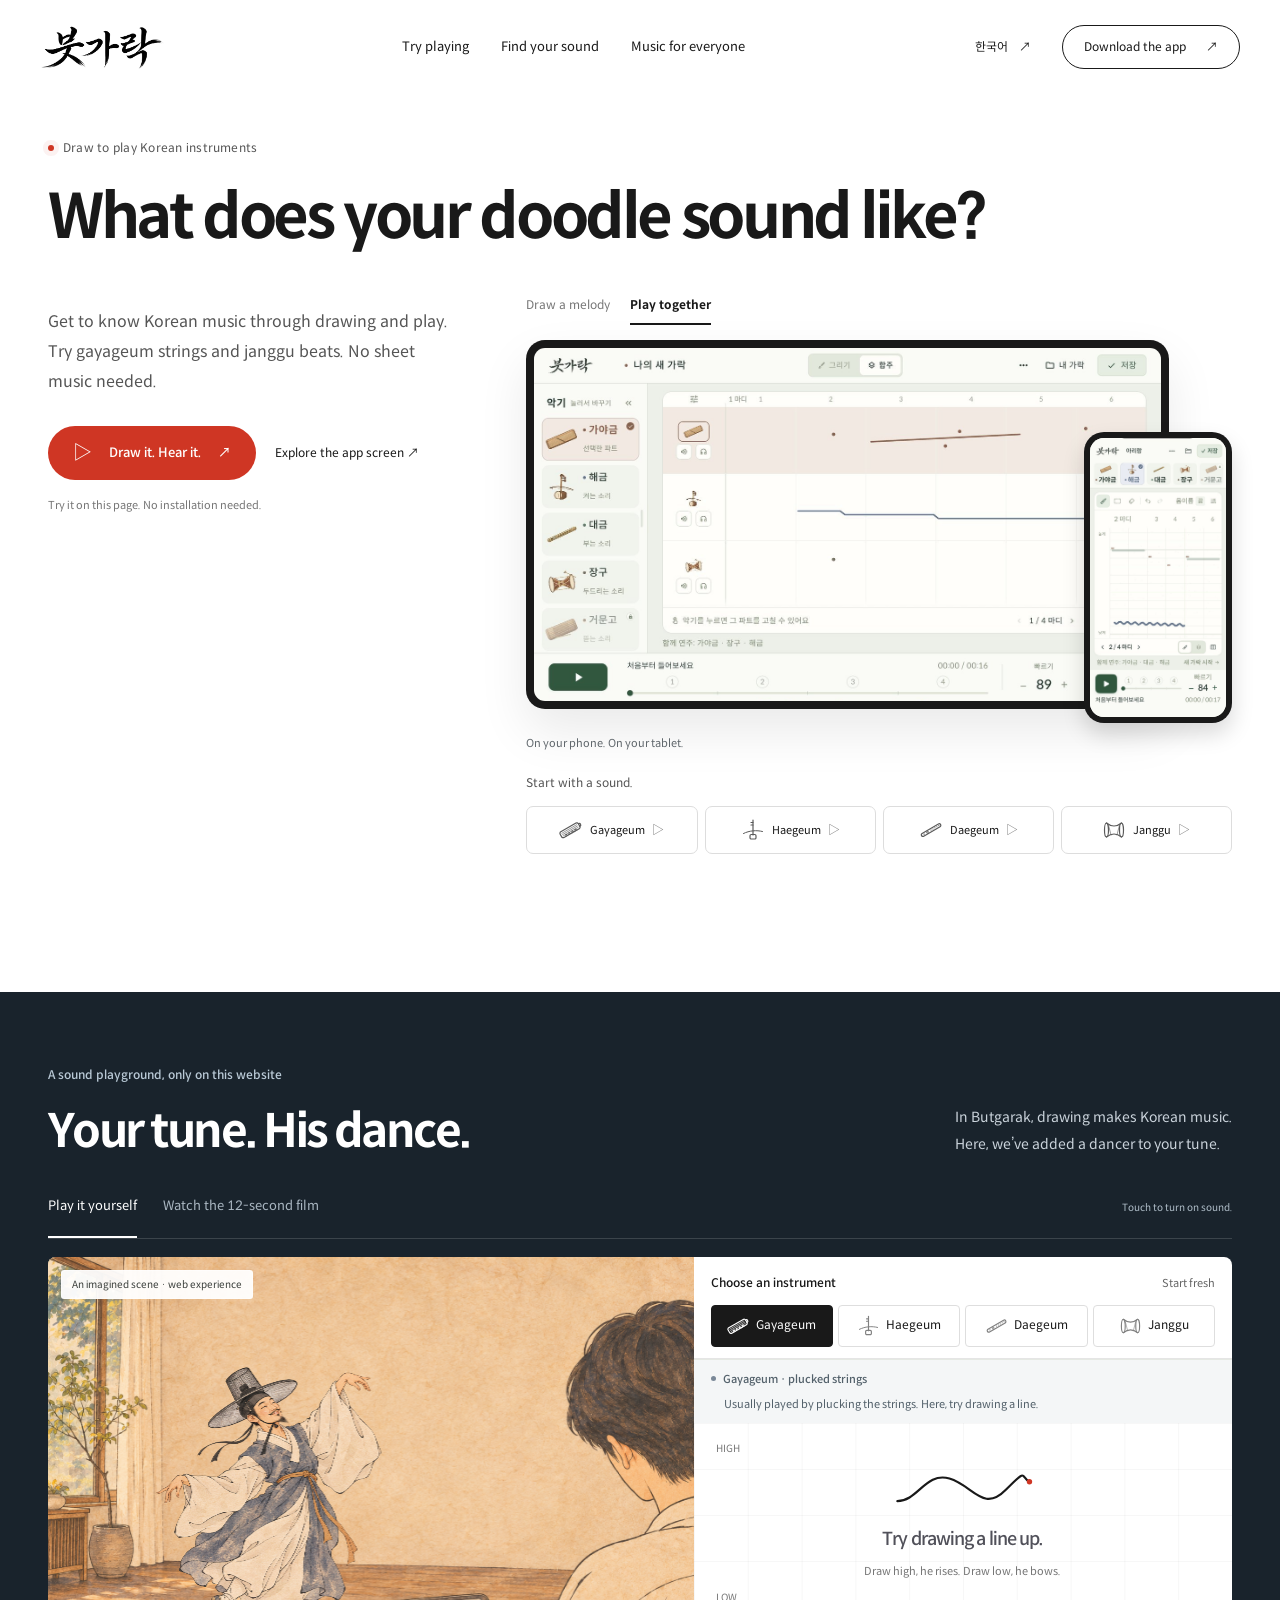
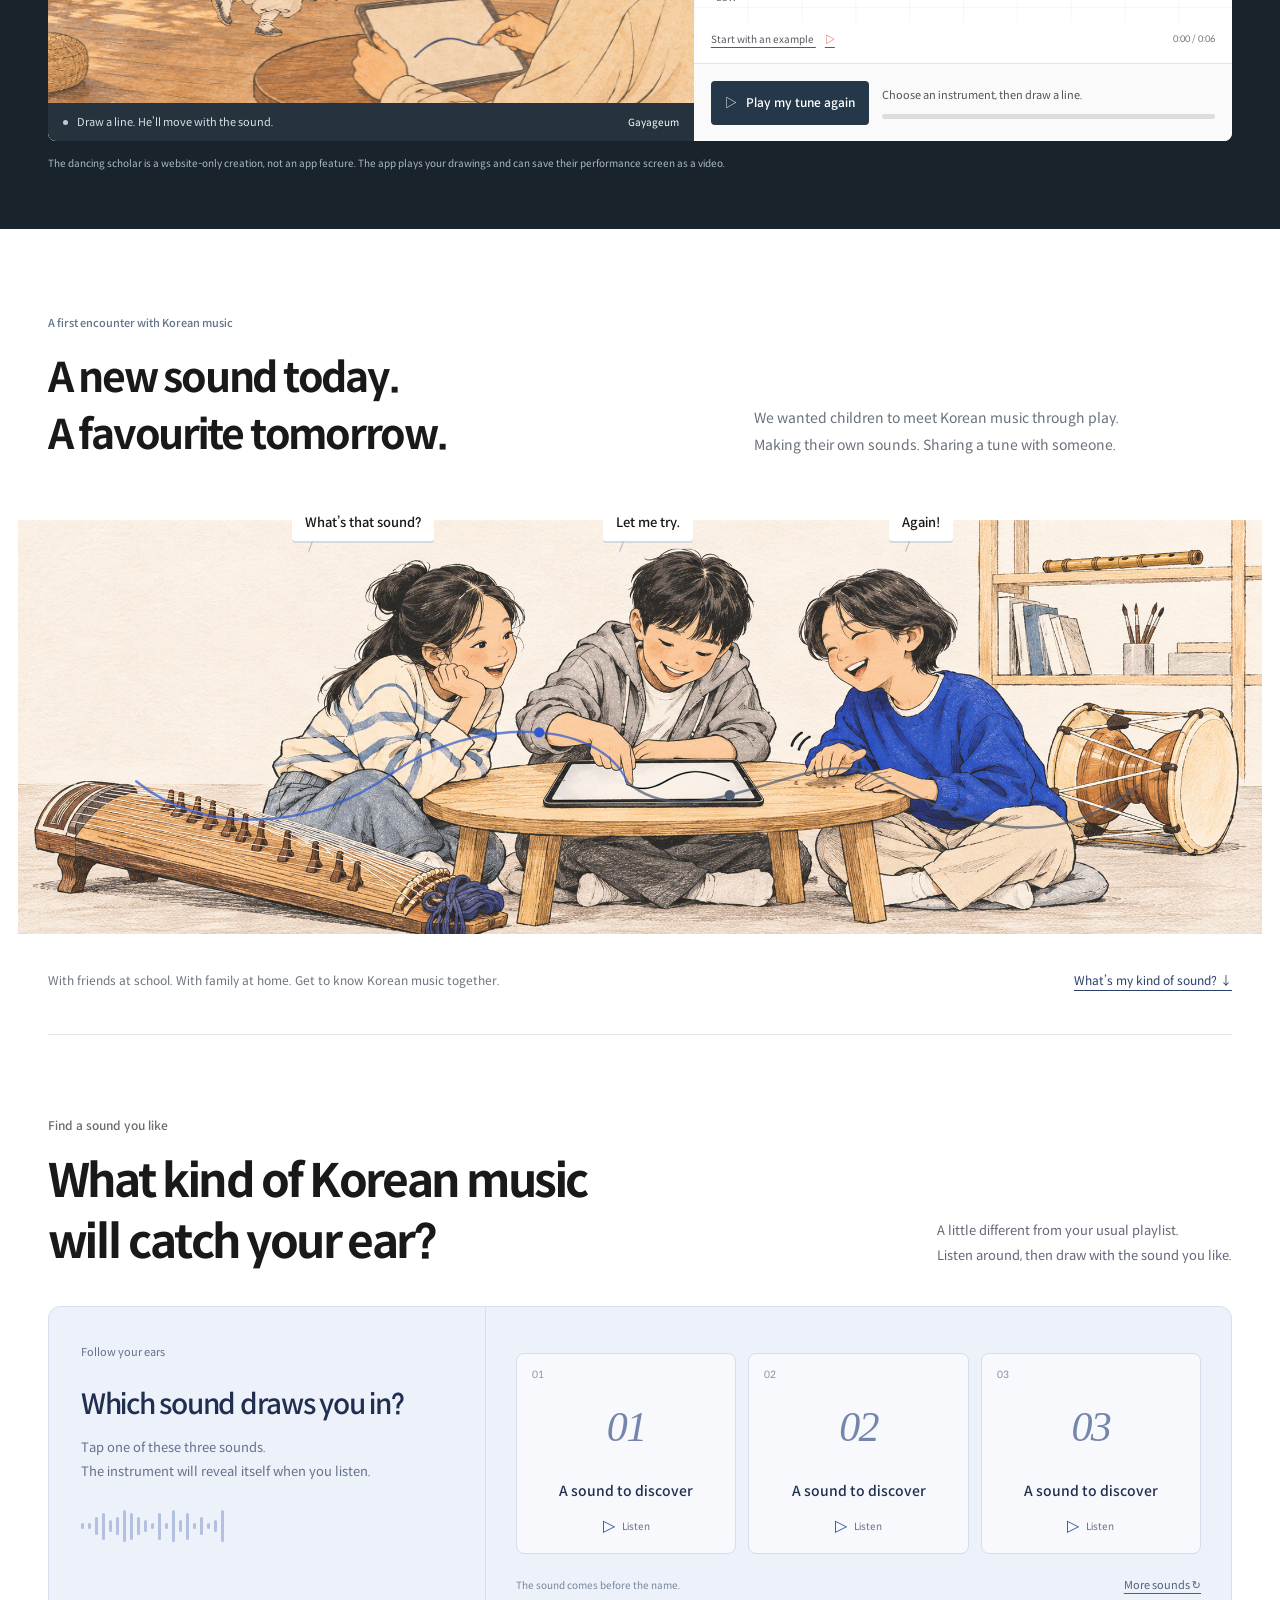
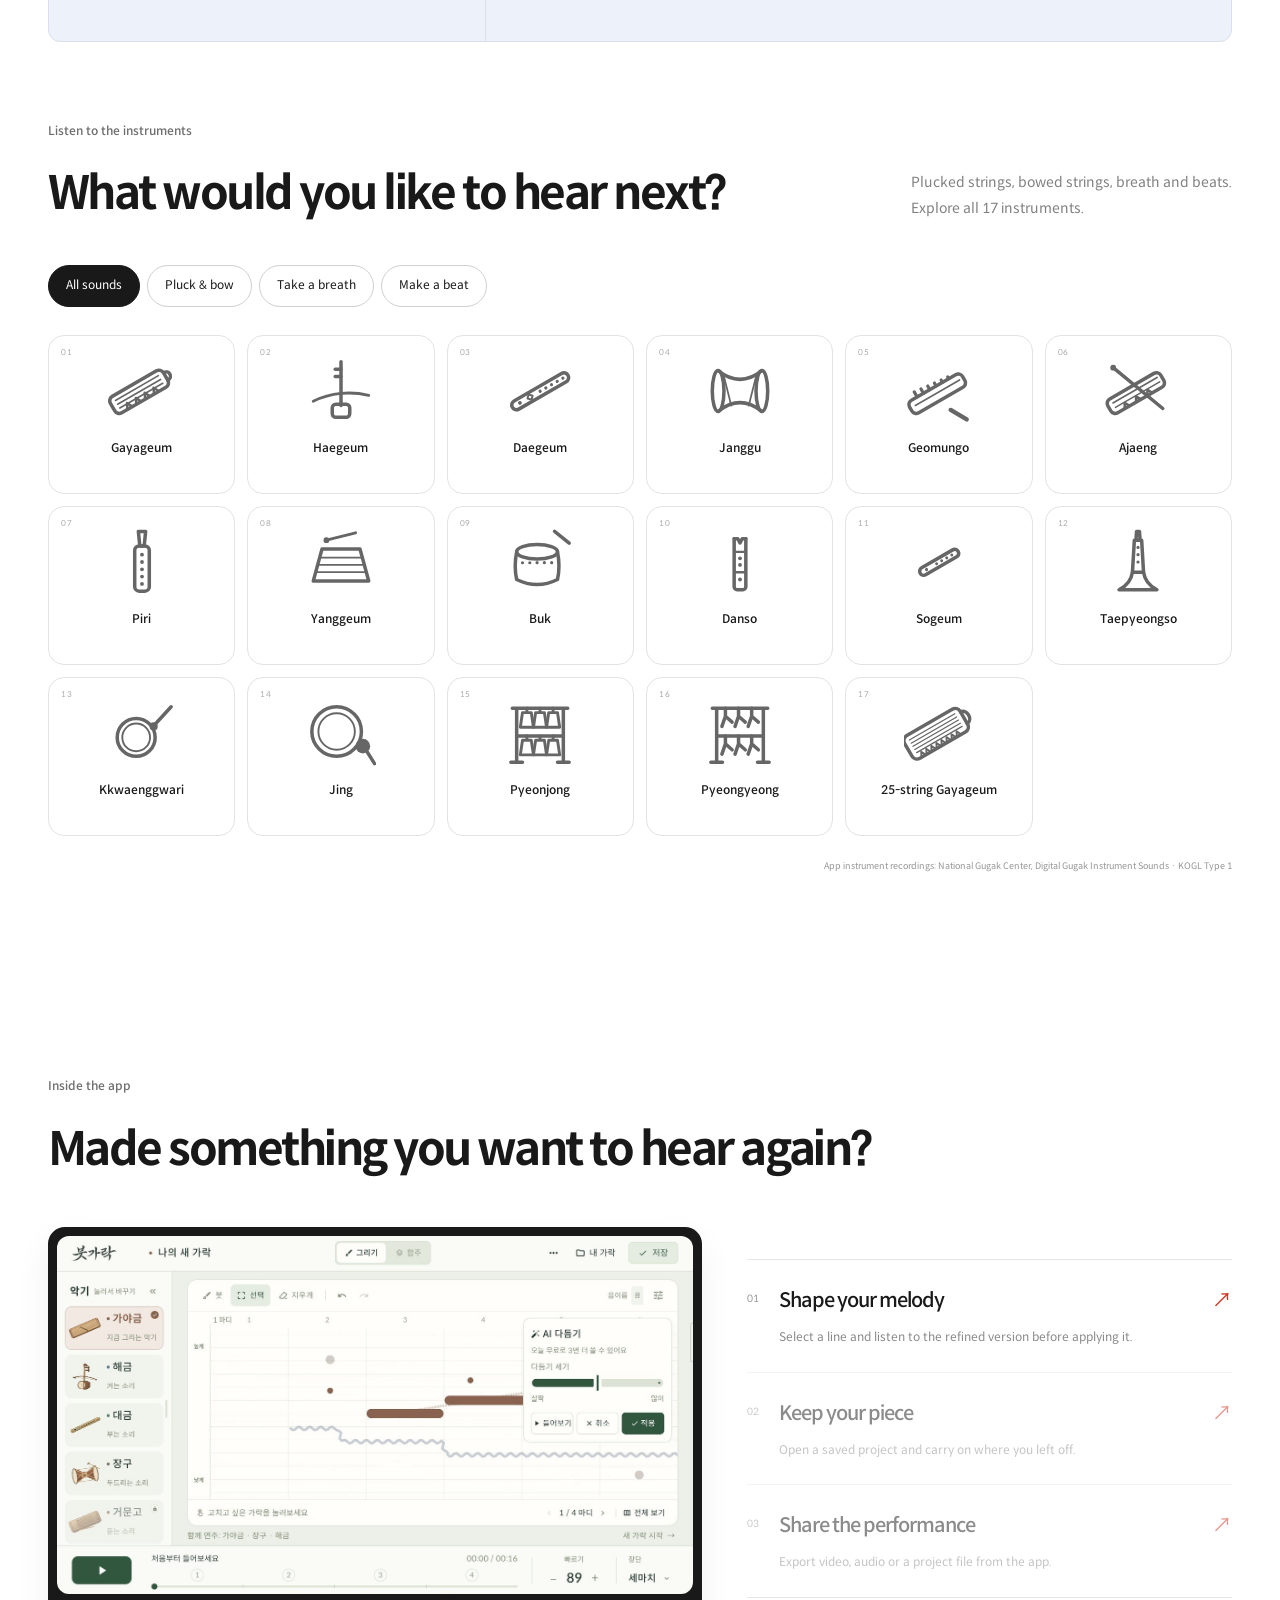
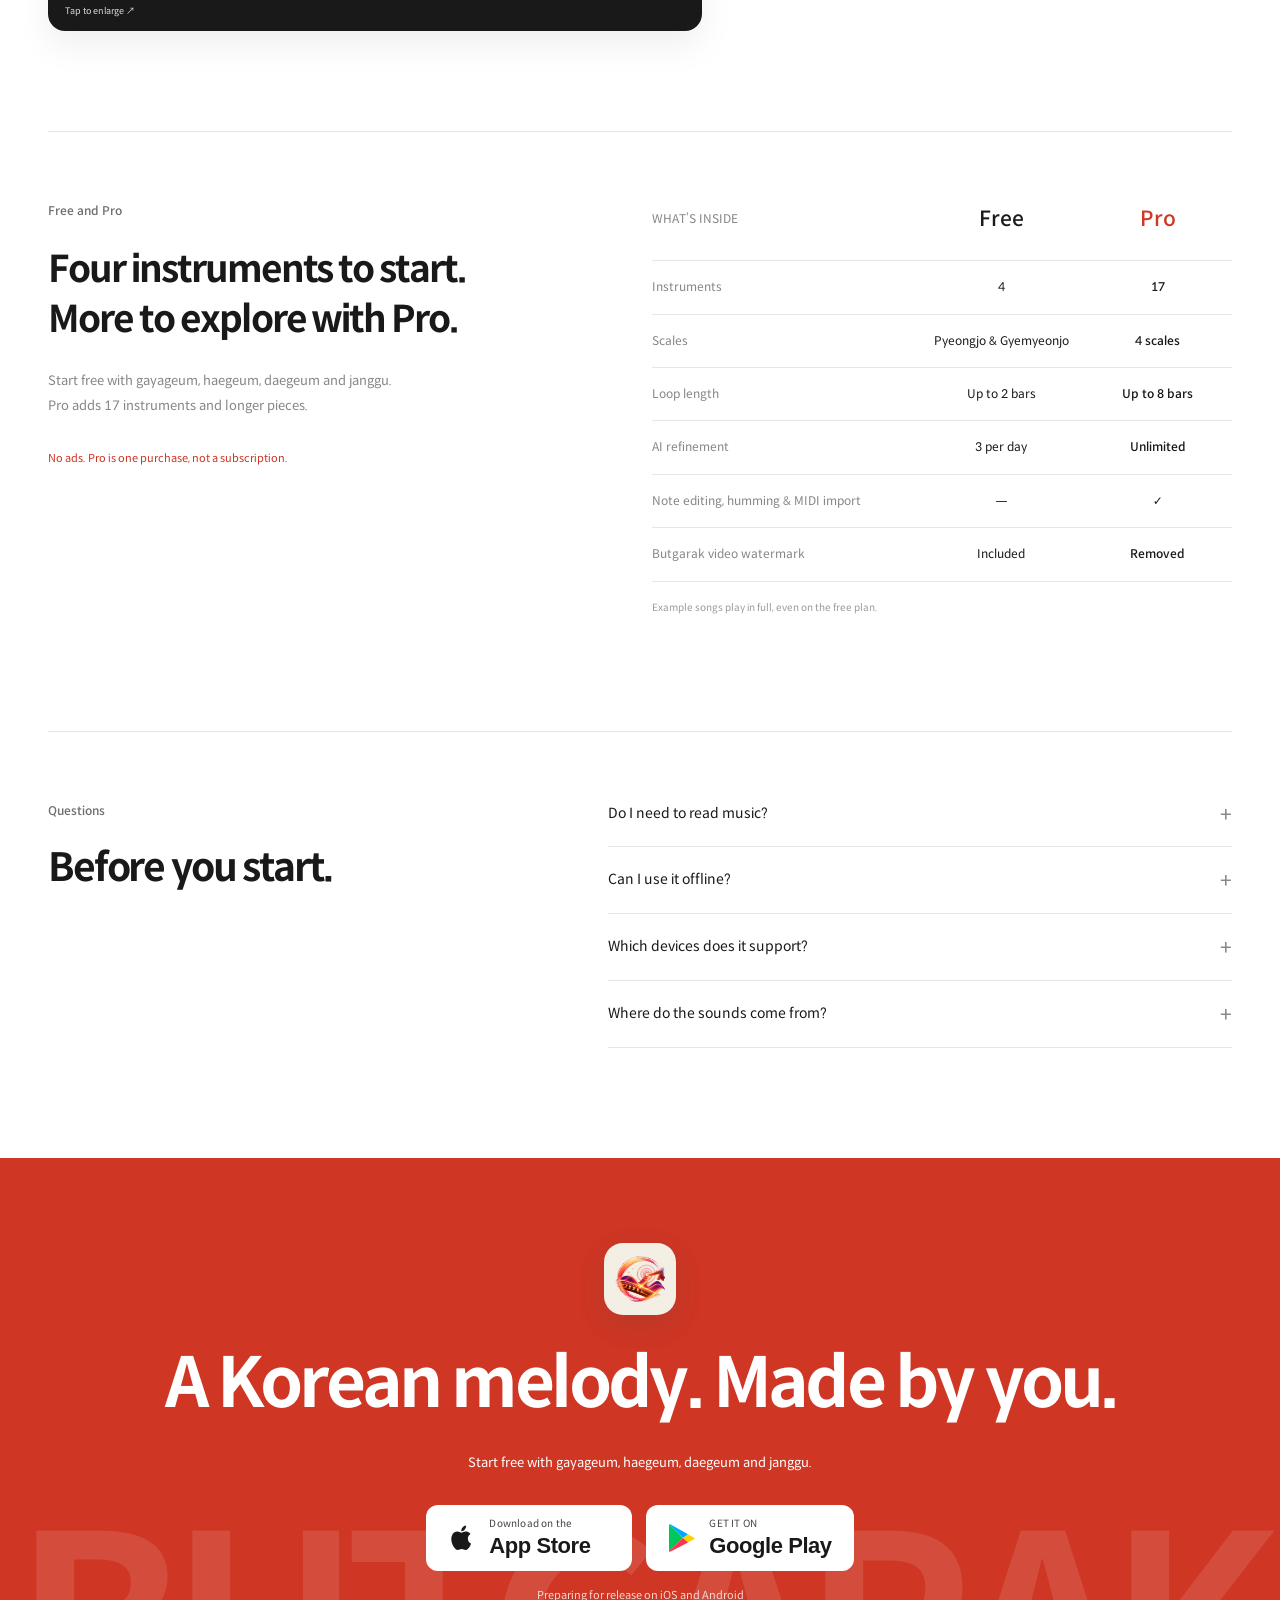
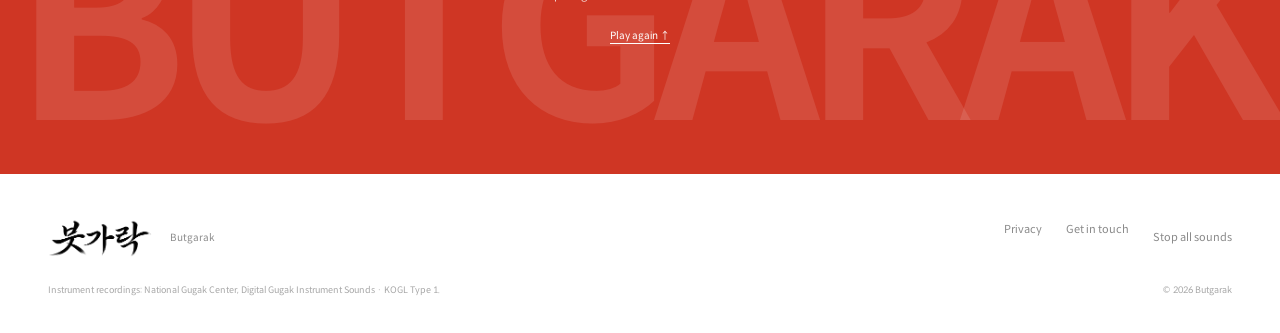
<file: index.html>
<!doctype html>
<html lang="ko"><head><meta charset="utf-8"><meta name="viewport" content="width=device-width,initial-scale=1"><meta name="theme-color" content="#ffffff"><title>붓가락 — 내 그림은 어떤 소리가 날까?</title><meta name="description" content="쓱 그린 선이 가야금과 장구의 소리로. 그리며 연주하고, 나만의 국악 루프를 영상으로 나눠보세요."><meta property="og:title" content="붓가락 — 내 그림은 어떤 소리가 날까?"><meta property="og:description" content="Draw a little. Hear something new. A playful way into Korean music."><meta property="og:type" content="website"><meta property="og:url" content="https://butgarak.com/"><meta property="og:image" content="https://butgarak.com/assets/og-image.png"><meta property="og:image:width" content="1200"><meta property="og:image:height" content="630"><meta name="twitter:card" content="summary_large_image"><link rel="canonical" href="https://butgarak.com/"><link rel="icon" href="assets/app-icon.png"><link rel="stylesheet" href="site.css"><link rel="stylesheet" href="experience.css"><link rel="stylesheet" href="discovery.css"><link rel="stylesheet" href="painting.css"><link rel="stylesheet" href="journey.css"><link rel="stylesheet" href="devices.css"></head>
<body><a class="skip" href="#play">체험으로 건너뛰기</a><div class="scroll-progress" aria-hidden="true"></div>
<header class="site-header"><a class="brand" href="#top" aria-label="붓가락 Butgarak"><img class="brand-wordmark" src="assets/butgarak-wordmark.png" width="150" height="50" alt="붓가락"></a><nav aria-label="Main navigation"><a href="#play" data-i18n="navPlay">직접 연주하기</a><a href="#sounds" data-i18n="navSounds">취향의 소리</a><a href="#together" data-i18n="navShare">국악과 가까이</a></nav><div class="header-actions"><button id="language" aria-label="Switch to English">EN <span>↗</span></button><a class="small-cta" href="#download" data-i18n="navGet">앱 다운로드 <span>↗</span></a></div></header>
<main id="top">
<section class="hero shell"><div class="hero-title"><div class="eyebrow"><span class="live-dot"></span><span data-i18n="eyebrow">그림으로 연주하는 국악 앱, 붓가락</span></div><h1><span data-i18n="hero1">내 그림은</span> <span class="accent-word" data-i18n="hero2">어떤 소리가 날까?</span></h1></div><div class="hero-message"><p class="hero-lead" data-i18n="heroBody">손으로 그리고, 소리로 놀며 국악과 친해져요.<br>가야금도 장구도, 악보를 몰라도 직접 연주할 수 있어요.</p><div class="hero-actions"><a class="pill primary" href="#play"><span class="play-icon">▷</span><span data-i18n="heroCta">직접 그려서 들어보기</span><span>↗</span></a><button class="text-button" data-open="implemented/ensemble.jpg" data-i18n="heroSecondary">앱 화면 크게 보기 ↗</button></div><div class="hero-note"><span data-i18n="heroNote">설치 없이, 이 페이지에서 바로 체험해요.</span></div></div>
<div class="hero-stage" aria-label="붓가락 앱 미리보기"><div class="preview-heading"><div class="preview-tabs" role="group" aria-label="앱 화면 미리보기"><button data-preview="draw" aria-pressed="false" data-i18n="previewDraw">그리기</button><button data-preview="ensemble" aria-pressed="true" data-i18n="previewEnsemble">함께 연주하기</button></div></div><div class="device-pair"><button class="tablet" data-open="implemented/ensemble.jpg" aria-label="앱 화면 확대"><span class="implemented-viewport"><img id="hero-app-image" src="assets/implemented/ensemble.jpg" alt="여러 악기를 함께 연주하는 붓가락 실제 합주 화면" width="1366" height="1024" fetchpriority="high"></span></button><button class="hero-phone" data-open="implemented/mobile-draw.jpg" aria-label="휴대폰 앱 화면 크게 보기"><span class="hero-phone-screen"><img src="assets/implemented/mobile-draw.jpg" alt="휴대폰에서 해금 가락을 그리는 붓가락 실제 앱 화면" width="600" height="1230"></span></button></div><p class="devices-note" data-i18n="devicesNote">휴대폰에서도, 태블릿에서도.</p><div class="hero-sampler"><span data-i18n="samplePrompt">먼저 소리만 들어볼까요?</span><div class="hero-sounds" role="group" aria-label="악기 소리 미리듣기"><button id="hero-sound" data-hero-inst="gayageum" aria-label="가야금 소리 듣기"><img src="assets/icons/gayageum.svg" alt=""><span>가야금</span><i aria-hidden="true">▷</i></button><button data-hero-inst="haegeum" aria-label="해금 소리 듣기"><img src="assets/icons/haegeum.svg" alt=""><span>해금</span><i aria-hidden="true">▷</i></button><button data-hero-inst="daegeum" aria-label="대금 소리 듣기"><img src="assets/icons/daegeum.svg" alt=""><span>대금</span><i aria-hidden="true">▷</i></button><button data-hero-inst="janggu" aria-label="장구 소리 듣기"><img src="assets/icons/janggu.svg" alt=""><span>장구</span><i aria-hidden="true">▷</i></button></div><span id="sample-status" role="status"></span></div></div></section>

<section id="play" class="play-section unified-play"><div class="shell">
  <div class="play-heading"><div><span class="section-index" data-i18n="sectionPlay">홈페이지에서만 즐기는 소리 놀이</span><h2 data-i18n="playTitle">내 가락에, 한바탕.</h2></div><p data-i18n="playBody">붓가락에서는 선을 그려 국악을 연주해요.<br> 여기서는 그 소리에 선비의 춤을 더했어요.</p></div>
  <div id="share" class="painting-switch" role="group" aria-label="그림 속 연주 방식"><button data-painting-mode="live" aria-pressed="true" data-i18n="liveMode">직접 연주하기</button><button data-painting-mode="film" aria-pressed="false" data-i18n="filmMode">12초 영상 보기</button><span data-i18n="playEyebrow">터치하면 소리가 켜져요.</span></div>
  <div class="playground unified-stage">
    <div id="painting-live"><div class="painting-frame" id="painting-frame"><span class="stage-label" data-i18n="stageLabel">상상 속 한바탕 · 웹 체험</span><img id="painting-poster" src="assets/room-dance-poster.jpg" loading="lazy" alt="태블릿으로 연주하는 현대인 뒤에서 선비가 춤추는 한지 그림" width="1672" height="941"><canvas id="living-painting" hidden aria-label="내 가락의 음이 날 때 어깨와 소매가 움직이는 선비"></canvas></div><div class="scene-caption"><span class="scene-light" aria-hidden="true"></span><span id="painting-status" role="status">선을 따라 움직일 준비가 됐어요.</span><span id="painting-now"></span></div></div>
    <div id="drawing-controls"><div class="demo-toolbar"><span class="choose-label" data-i18n="chooseInst">악기 고르기</span><div id="demo-instruments" role="group" aria-label="미니 체험 악기 선택"></div><button id="clear-drawing" class="clear-button" data-i18n="clear">지우고 다시</button></div><div class="instrument-learning" aria-live="polite"><i class="learning-signal" aria-hidden="true"></i><strong id="learning-instrument-name">가야금 · 뜯는 소리</strong><p id="learning-instrument-fact">손가락으로 줄을 뜯는 악기예요. 여기서는 선을 그어 연주해보세요.</p></div><div class="draw-area"><canvas id="draw-canvas" aria-label="선을 그려 소리를 체험하는 공간"></canvas><div id="draw-hint"><svg class="gesture-path" viewBox="0 0 270 90" aria-hidden="true"><path d="M12 66C50 66 65 11 109 24S172 88 214 45S241 22 258 30"/><circle cx="258" cy="30" r="5"/></svg><strong data-i18n="drawHint">선을 올려볼까요?</strong><small data-i18n="drawHint2">높이 그리면 번쩍, 낮게 그리면 꾸벅</small></div><span class="high-note" data-i18n="high">높게</span><span class="low-note" data-i18n="low">낮게</span></div><div class="example-row"><button id="try-example" data-i18n="tryExample">예제로 먼저 보기 <span>▷</span></button><span id="draw-count" role="status"></span><span id="demo-clock" aria-hidden="true">0:00 / 0:06</span></div><div class="demo-footer"><button id="demo-play" class="pill primary"><span>▷</span><span data-i18n="listenDrawing">내 가락 다시 듣기</span></button><div class="demo-time"><span id="demo-status" role="status" data-i18n="demoReady">악기를 고르고, 빈 곳에 선을 그려보세요.</span><div class="demo-progress"><i></i></div></div><span class="demo-tag" data-i18n="miniDemo">웹 미니 체험</span></div></div>
  </div>
  <div id="painting-film" hidden><div class="film-stage"><video id="brand-film" playsinline muted loop preload="none" poster="assets/room-dance-poster.jpg" aria-label="태블릿으로 가락을 그리는 현대인 뒤에서 선비가 춤추는 12초 일러스트 연출 영상"><source src="assets/room-dance-12s.mp4" type="video/mp4"></video></div><div class="film-controls"><button id="film-sound" aria-pressed="false"><span aria-hidden="true">♪</span><span data-i18n="filmSound">소리 켜고 보기</span></button><button id="film-pause" data-i18n="filmPause">재생</button><span class="film-label" data-i18n="filmLabel">붓가락 브랜드 영상 · 연출 예시</span><span class="film-duration">0:00 / 0:12</span></div></div>
  <div class="experience-next" id="experience-next" hidden><div><strong data-i18n="afterPlayTitle">이번엔 어떤 소리가 끌리나요?</strong><p data-i18n="afterPlayBody">이름을 몰라도 괜찮아요. 다른 악기도 들어보세요.</p></div><a href="#discover" data-i18n="afterPlayCta">내 취향의 소리 찾기 ↓</a></div>
  <p class="painting-note" data-i18n="paintingNote">선비의 춤은 홈페이지 전용 연출로, 앱에 포함된 기능은 아니에요. 앱에서는 그린 가락을 연주하고, 연주 화면을 영상으로 저장할 수 있어요.</p>
</div></section>
<section id="together" class="together-section"><div class="shell">
  <div class="together-heading"><div><span class="section-index" data-i18n="togetherEyebrow">국악과 가까워지는 첫 경험</span><h2 data-i18n="togetherTitle"><span>처음 듣는 국악이,</span><span>자꾸 듣고 싶은 음악으로.</span></h2></div><p data-i18n="togetherBody">아이들이 국악을 쉽고 즐겁게 만났으면 했어요.<br>직접 소리를 만들고, 서로의 가락을 나누면서요.</p></div>
  <div class="together-picture" aria-label="친구들과 태블릿으로 소리를 만들며 국악을 즐기는 아이들을 그린 일러스트">
    <img src="assets/learning-together.png" alt="한 아이가 태블릿에 가락을 그리자 친구들이 귀 기울이고 장단을 맞추는 모습" loading="lazy" width="2172" height="724">
    <svg class="together-ribbon" viewBox="0 0 1200 400" aria-hidden="true"><path pathLength="1" d="M588 253 C560 190 437 189 360 245 S176 304 114 252"/><path pathLength="1" d="M588 253 C654 311 764 214 827 246 S981 337 1081 256"/><circle class="ribbon-note note-left" r="5"><animateMotion dur="4.2s" repeatCount="indefinite" path="M588 253 C560 190 437 189 360 245 S176 304 114 252"/></circle><circle class="ribbon-note note-right" r="5"><animateMotion dur="4.2s" repeatCount="indefinite" path="M588 253 C654 311 764 214 827 246 S981 337 1081 256"/></circle></svg>
    <span class="story-voice voice-listen" data-i18n="voiceListen">무슨 소리지?</span><span class="story-voice voice-draw" data-i18n="voiceDraw">내가 해볼래.</span><span class="story-voice voice-together" data-i18n="voiceTogether">한 번 더!</span>
  </div>
  <div class="together-footer"><p data-i18n="togetherFoot">학교에서 친구와, 집에서 가족과. 국악도 함께 놀며 만나요.</p><a href="#discover" data-i18n="togetherCta">나는 어떤 소리가 좋을까? ↓</a></div>
</div></section>
<section id="sounds" class="sounds-section"><div class="shell"><div class="sound-discovery" id="discover" aria-labelledby="discovery-title">
  <div class="discovery-heading">
    <div><span class="section-index" data-discovery-copy="eyebrow">소리부터 골라볼까요</span><h2 id="discovery-title"><span data-discovery-copy="title1">내가 좋아할 국악은</span> <span data-discovery-copy="title2">어떤 소리일까?</span></h2></div>
    <p data-discovery-copy="intro">늘 듣던 음악과는 조금 다른 소리.<br>하나씩 들어보고, 마음에 드는 악기로 그려보세요.</p>
  </div>
  <div class="discovery-stage">
    <div class="discovery-detail">
      <span class="discovery-detail-eyebrow" data-discovery-copy="detailEyebrow">마음이 가는 소리를 찾아서</span>
      <div class="discovery-response" aria-live="polite" aria-atomic="true"><h3 id="discovery-response-title">어느 쪽이 끌리나요?</h3><p id="discovery-response-body">세 소리 중 하나를 눌러보세요.<br>듣고 나면 악기 이름이 나타나요.</p></div>
      <div class="discovery-wave" aria-hidden="true"><i></i><i></i><i></i><i></i><i></i><i></i><i></i><i></i><i></i><i></i><i></i><i></i><i></i><i></i><i></i><i></i><i></i><i></i><i></i><i></i><i></i></div>
      <a href="#play" id="discovery-draw" class="discovery-draw" data-discovery-copy="draw" hidden>이 악기로 그려보기 ↗</a>
    </div>
    <div class="discovery-samples">
      <div class="discovery-options" id="discovery-options" role="group" aria-label="세 가지 소리 들어보기"></div>
      <div class="discovery-tail"><span data-discovery-copy="hint">이름보다, 소리를 먼저.</span><button id="discovery-next" data-discovery-copy="next">다른 소리 듣기 ↻</button></div>
    </div>
  </div>
  
</div>
<div class="sounds-heading reveal"><div><span class="section-index" data-i18n="sectionSounds">악기 소리 듣기</span><h2 data-i18n="soundsTitle">어떤 소리가 더 궁금하세요?</h2></div><p data-i18n="soundsBody">뜯는 소리, 켜는 소리, 불고 두드리는 소리.<br>17가지 악기를 눌러 마음에 드는 소리를 찾아보세요.</p></div><div class="instrument-filters" role="group" aria-label="악기 분류"><button data-family="all" aria-pressed="true" data-i18n="all">모두</button><button data-family="strings" aria-pressed="false" data-i18n="strings">뜯고 켜고</button><button data-family="winds" aria-pressed="false" data-i18n="winds">후, 불고</button><button data-family="percussion" aria-pressed="false" data-i18n="percussion">쿵, 두드리고</button></div><div class="instrument-deck" id="instrument-deck"></div><p class="sound-source" data-i18n="soundCredit">앱 악기 음원: 국립국악원 「국악기 디지털 음원」 · 공공누리 제1유형</p></div></section>

<section class="details-section shell"><div class="details-heading reveal"><span class="section-index" data-i18n="sectionDetails">앱에서 할 수 있는 것</span><h2 data-i18n="detailsTitle">한번 더 듣고 싶은 가락이 나왔다면.</h2></div><div class="feature-story reveal"><button class="actual-screen" data-open="implemented/refine.jpg" aria-label="AI 다듬기 화면 확대"><span class="implemented-viewport"><img src="assets/implemented/refine.jpg" alt="붓가락 AI 다듬기 화면" loading="lazy" width="1400" height="789"></span><span data-i18n="actualZoom">눌러서 크게 보기 ↗</span></button><div class="feature-tabs" role="tablist" aria-label="앱 기능"><button role="tab" data-feature="refine" aria-selected="true"><span>01</span><div><strong data-i18n="refineTitle">가락을 다듬고</strong><p data-i18n="refineBody">그린 선을 골라, 다듬은 소리를 먼저 들어보세요.</p></div><b>↗</b></button><button role="tab" data-feature="gallery" aria-selected="false"><span>02</span><div><strong data-i18n="galleryTitle">내 가락으로 남기고</strong><p data-i18n="galleryBody">저장한 작품을 열어 이어서 만들 수 있어요.</p></div><b>↗</b></button><button role="tab" data-feature="export" aria-selected="false"><span>03</span><div><strong data-i18n="exportTitle">영상과 소리로 나눠요</strong><p data-i18n="exportBody">앱에서 영상·오디오·작품 파일로 내보낼 수 있어요.</p></div><b>↗</b></button></div></div></section>
<section class="plans-section shell" id="pro"><div class="plans-copy reveal"><span class="section-index" data-i18n="sectionPlans">무료와 Pro</span><h2 data-i18n="planTitle"><span class="title-phrase">네 악기로 시작해요.</span><span class="title-phrase">더 궁금해지면 Pro.</span></h2><p data-i18n="planBody">가야금·해금·대금·장구는 무료로 연주해요.<br>Pro에서는 17가지 악기와 더 긴 가락을 만들 수 있어요.</p><span class="one-time" data-i18n="oneTime">광고 없이. Pro는 구독 없이 한 번 결제.</span></div><div class="plan-table reveal"><div class="plan-table-head"><span data-i18n="whatInside">함께 들어 있는 것</span><strong data-i18n="free">무료</strong><strong>Pro</strong></div><div><span data-i18n="instrumentsLabel">악기</span><b data-i18n="fourInst">4종</b><b data-i18n="seventeenInst">17종</b></div><div><span data-i18n="scaleLabel">음계</span><b data-i18n="twoScales">평조·계면조</b><b data-i18n="fourScales">4종</b></div><div><span data-i18n="lengthLabel">가락 길이</span><b data-i18n="twoBars">최대 2마디</b><b data-i18n="eightBars">최대 8마디</b></div><div><span data-i18n="aiLabel">AI 다듬기</span><b data-i18n="dailyThree">하루 3번</b><b data-i18n="unlimited">무제한</b></div><div><span data-i18n="advancedLabel">음 편집 · 흥얼거리기 · MIDI 가져오기</span><b>—</b><b>✓</b></div><div><span data-i18n="watermarkLabel">영상의 붓가락 표시</span><b data-i18n="withMark">있음</b><b data-i18n="noMark">없음</b></div><p data-i18n="exampleFree">무료에서도 예제곡은 끝까지 들을 수 있어요.</p></div></section>
<section class="faq-section shell"><div><span class="section-index" data-i18n="sectionFaq">자주 묻는 질문</span><h2 data-i18n="faqTitle">시작하기 전에.</h2></div><div class="faq-list"><details><summary data-i18n="q1">악보를 읽을 줄 몰라도 되나요?</summary><p data-i18n="a1">네. 기본 평조 음계는 그린 선이 서로 어울리는 음으로 연주되도록 구성돼 있어요. 높낮이를 바꾸며 먼저 들어보세요.</p></details><details><summary data-i18n="q2">인터넷 없이 쓸 수 있나요?</summary><p data-i18n="a2">그리기·재생·내보내기는 기기 안에서 동작해요. Pro 구매와 복원 때는 스토어 연결이 필요해요.</p></details><details><summary data-i18n="q3">어떤 기기에서 쓸 수 있나요?</summary><p data-i18n="a3">아이폰·아이패드와 안드로이드 폰·태블릿을 지원해요. Pro 구매는 각 스토어에서 별도로 적용돼요.</p></details><details><summary data-i18n="q4">소리는 어디서 왔나요?</summary><p data-i18n="a4">국립국악원 「국악기 디지털 음원」의 실제 악기 녹음을 사용해요. 이 페이지의 미리듣기도 공식 사이트의 악기 소리 클립을 사용합니다.</p></details></div></section>
<section class="closing" id="download"><div class="shell reveal"><img src="assets/app-icon.png" alt="붓가락 앱 아이콘" width="72" height="72"><h2 data-i18n="closeTitle"><span>내 손끝으로</span> <span>국악 한 가락.</span></h2><p data-i18n="closeBody">가야금·해금·대금·장구, 네 악기로 무료로 시작해요.</p><div class="download-stores" role="group" aria-label="붓가락 앱 설치"><a class="store-badge" data-store="apple" role="link" aria-disabled="true" tabindex="-1" aria-label="App Store에서 붓가락 다운로드"><svg aria-hidden="true" viewBox="0 0 24 24"><path fill="currentColor" d="M17.05 12.54c.03 3.14 2.75 4.18 2.78 4.2-.02.07-.44 1.49-1.44 2.96-.87 1.27-1.77 2.54-3.19 2.57-1.4.03-1.85-.83-3.45-.83-1.59 0-2.09.8-3.42.86-1.37.05-2.42-1.38-3.3-2.65-1.79-2.59-3.15-7.32-1.32-10.51.91-1.59 2.54-2.6 4.31-2.62 1.35-.03 2.62.92 3.45.92.83 0 2.39-1.14 4.02-.97.68.03 2.59.28 3.81 2.07-.1.06-2.28 1.33-2.25 4zm-2.63-7.8c.73-.89 1.22-2.12 1.09-3.35-1.05.04-2.32.7-3.07 1.59-.67.78-1.25 2.04-1.09 3.24 1.17.09 2.34-.6 3.07-1.48z"/></svg><span><small>Download on the</small><strong>App Store</strong></span></a><a class="store-badge" data-store="google" role="link" aria-disabled="true" tabindex="-1" aria-label="Google Play에서 붓가락 다운로드"><svg aria-hidden="true" viewBox="0 0 28 30"><path fill="#00c75a" d="M1 1.5L15 15 1 28.5Z"/><path fill="#00a9ff" d="M1 1.5c.5-.5 1-.4 1.7 0L20 11.3 15 15Z"/><path fill="#ffcf00" d="M20 11.3l6 3.4c.7.4.7 1.1 0 1.5L20 19.6 15 15Z"/><path fill="#ff334b" d="M1 28.5c.5.5 1 .4 1.7 0L20 19.6 15 15Z"/></svg><span><small>GET IT ON</small><strong>Google Play</strong></span></a></div><p class="store-note" data-i18n="storePending">iOS·Android 출시 준비 중</p><a class="release-link" href="#play" data-i18n="closeCta">한 번 더 연주하기 ↑</a></div><span class="closing-word" aria-hidden="true">BUTGARAK</span></section>
</main><footer class="site-footer shell"><a class="footer-brand" href="#top" aria-label="붓가락 Butgarak"><img class="brand-wordmark" src="assets/butgarak-wordmark.png" width="126" height="42" alt="붓가락"><span>Butgarak</span></a><div><a href="https://butgarak.com/privacy/" target="_blank" rel="noopener" data-i18n="privacy">개인정보처리방침</a><a href="mailto:longbird3g@gmail.com" data-i18n="contact">문의</a><button class="mute-all" data-i18n="stopSounds">모든 소리 멈추기</button></div><p data-i18n="credit">악기 음원: 국립국악원 「국악기 디지털 음원」 · 공공누리 제1유형. </p><small>© 2026 Butgarak</small></footer>
<dialog id="screen-dialog"><button class="dialog-close" aria-label="Close">×</button><img alt="붓가락 앱 화면"></dialog><div id="audio-toast" role="status" hidden></div><script src="site.js"></script><script src="discovery.js"></script><script src="painting.js"></script><script src="journey.js"></script></body></html>
</file>
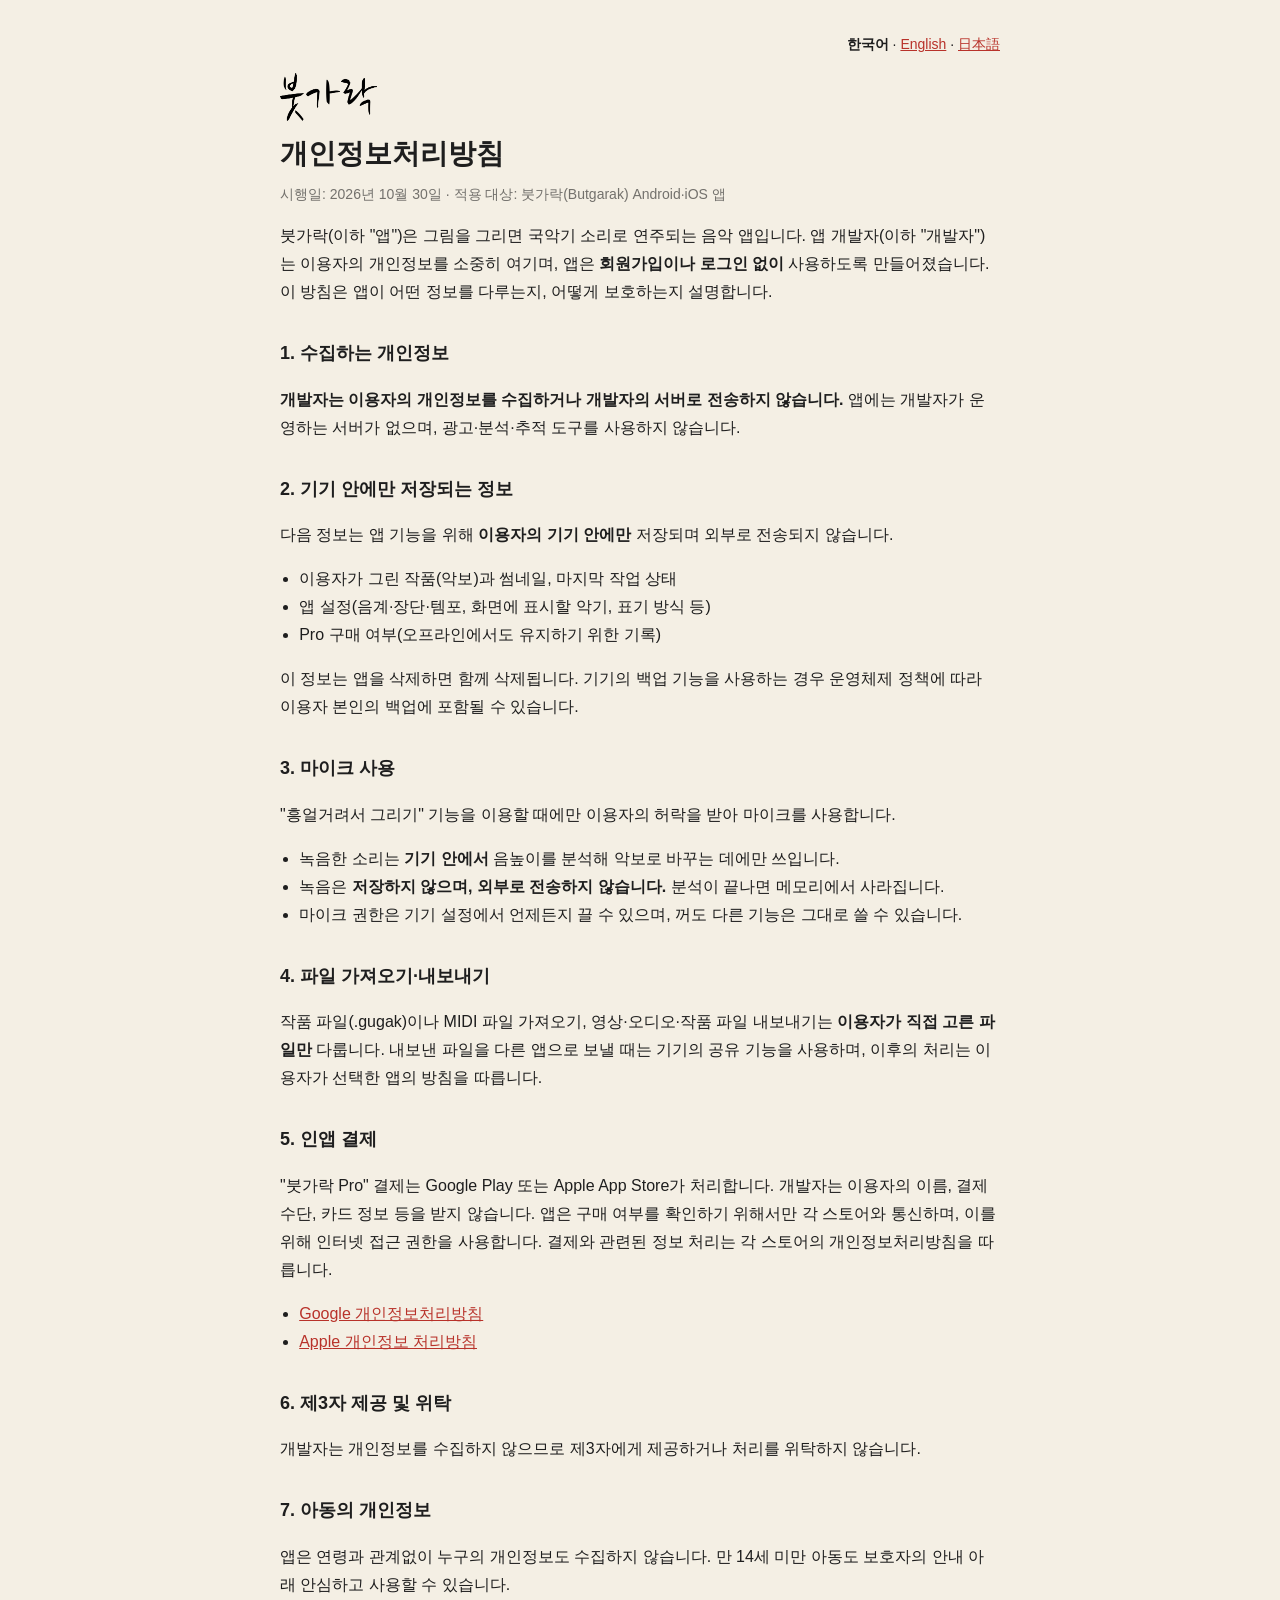
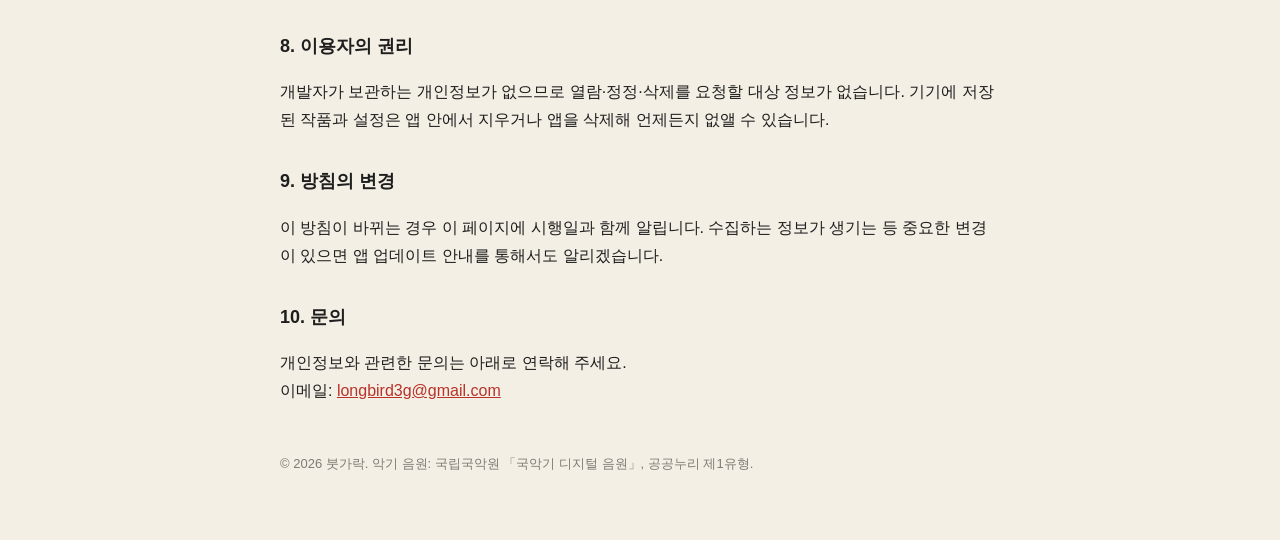
<file: privacy/index.html>
<!DOCTYPE html>
<html lang="ko">
<head>
<meta charset="utf-8">
<meta name="viewport" content="width=device-width, initial-scale=1">
<title>붓가락 개인정보처리방침</title>
<link rel="stylesheet" href="../style.css">
</head>
<body>
<main>
<nav class="lang"><strong>한국어</strong> · <a href="en.html">English</a> · <a href="ja.html">日本語</a></nav>
<img class="logo" src="../logo.png" alt="붓가락">
<h1>개인정보처리방침</h1>
<p class="meta">시행일: 2026년 10월 30일 · 적용 대상: 붓가락(Butgarak) Android·iOS 앱</p>

<p>붓가락(이하 "앱")은 그림을 그리면 국악기 소리로 연주되는 음악 앱입니다. 앱 개발자(이하 "개발자")는
이용자의 개인정보를 소중히 여기며, 앱은 <strong>회원가입이나 로그인 없이</strong> 사용하도록 만들어졌습니다.
이 방침은 앱이 어떤 정보를 다루는지, 어떻게 보호하는지 설명합니다.</p>

<h2>1. 수집하는 개인정보</h2>
<p><strong>개발자는 이용자의 개인정보를 수집하거나 개발자의 서버로 전송하지 않습니다.</strong>
앱에는 개발자가 운영하는 서버가 없으며, 광고·분석·추적 도구를 사용하지 않습니다.</p>

<h2>2. 기기 안에만 저장되는 정보</h2>
<p>다음 정보는 앱 기능을 위해 <strong>이용자의 기기 안에만</strong> 저장되며 외부로 전송되지 않습니다.</p>
<ul>
  <li>이용자가 그린 작품(악보)과 썸네일, 마지막 작업 상태</li>
  <li>앱 설정(음계·장단·템포, 화면에 표시할 악기, 표기 방식 등)</li>
  <li>Pro 구매 여부(오프라인에서도 유지하기 위한 기록)</li>
</ul>
<p>이 정보는 앱을 삭제하면 함께 삭제됩니다. 기기의 백업 기능을 사용하는 경우 운영체제 정책에 따라
이용자 본인의 백업에 포함될 수 있습니다.</p>

<h2>3. 마이크 사용</h2>
<p>"흥얼거려서 그리기" 기능을 이용할 때에만 이용자의 허락을 받아 마이크를 사용합니다.</p>
<ul>
  <li>녹음한 소리는 <strong>기기 안에서</strong> 음높이를 분석해 악보로 바꾸는 데에만 쓰입니다.</li>
  <li>녹음은 <strong>저장하지 않으며, 외부로 전송하지 않습니다.</strong> 분석이 끝나면 메모리에서 사라집니다.</li>
  <li>마이크 권한은 기기 설정에서 언제든지 끌 수 있으며, 꺼도 다른 기능은 그대로 쓸 수 있습니다.</li>
</ul>

<h2>4. 파일 가져오기·내보내기</h2>
<p>작품 파일(.gugak)이나 MIDI 파일 가져오기, 영상·오디오·작품 파일 내보내기는 <strong>이용자가 직접 고른 파일만</strong>
다룹니다. 내보낸 파일을 다른 앱으로 보낼 때는 기기의 공유 기능을 사용하며, 이후의 처리는 이용자가 선택한
앱의 방침을 따릅니다.</p>

<h2>5. 인앱 결제</h2>
<p>"붓가락 Pro" 결제는 Google Play 또는 Apple App Store가 처리합니다. 개발자는 이용자의 이름, 결제 수단,
카드 정보 등을 받지 않습니다. 앱은 구매 여부를 확인하기 위해서만 각 스토어와 통신하며, 이를 위해 인터넷 접근
권한을 사용합니다. 결제와 관련된 정보 처리는 각 스토어의 개인정보처리방침을 따릅니다.</p>
<ul>
  <li><a href="https://policies.google.com/privacy">Google 개인정보처리방침</a></li>
  <li><a href="https://www.apple.com/kr/legal/privacy/">Apple 개인정보 처리방침</a></li>
</ul>

<h2>6. 제3자 제공 및 위탁</h2>
<p>개발자는 개인정보를 수집하지 않으므로 제3자에게 제공하거나 처리를 위탁하지 않습니다.</p>

<h2>7. 아동의 개인정보</h2>
<p>앱은 연령과 관계없이 누구의 개인정보도 수집하지 않습니다. 만 14세 미만 아동도 보호자의 안내 아래 안심하고
사용할 수 있습니다.</p>

<h2>8. 이용자의 권리</h2>
<p>개발자가 보관하는 개인정보가 없으므로 열람·정정·삭제를 요청할 대상 정보가 없습니다. 기기에 저장된 작품과
설정은 앱 안에서 지우거나 앱을 삭제해 언제든지 없앨 수 있습니다.</p>

<h2>9. 방침의 변경</h2>
<p>이 방침이 바뀌는 경우 이 페이지에 시행일과 함께 알립니다. 수집하는 정보가 생기는 등 중요한 변경이 있으면
앱 업데이트 안내를 통해서도 알리겠습니다.</p>

<h2>10. 문의</h2>
<p>개인정보와 관련한 문의는 아래로 연락해 주세요.<br>
이메일: <a href="mailto:longbird3g@gmail.com">longbird3g@gmail.com</a></p>

<footer>© 2026 붓가락. 악기 음원: 국립국악원 「국악기 디지털 음원」, 공공누리 제1유형.</footer>
</main>
</body>
</html>
</file>
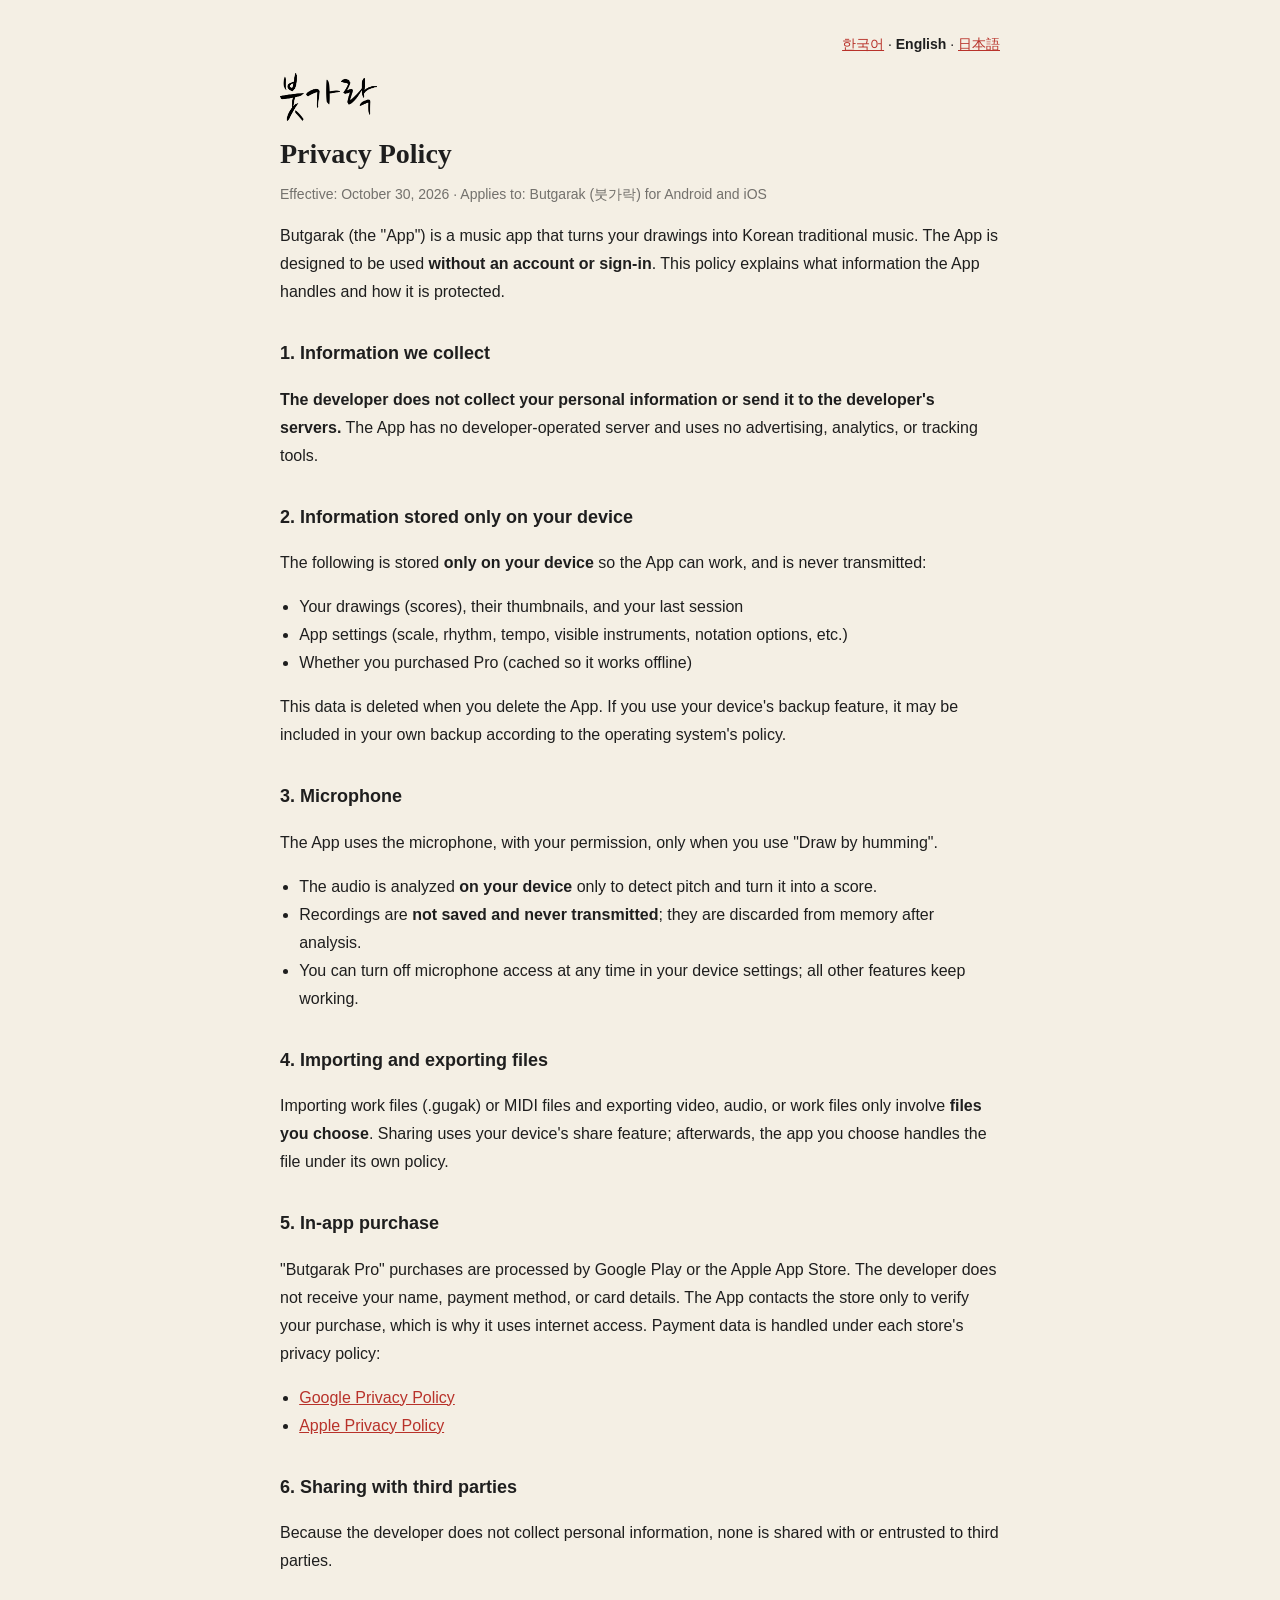
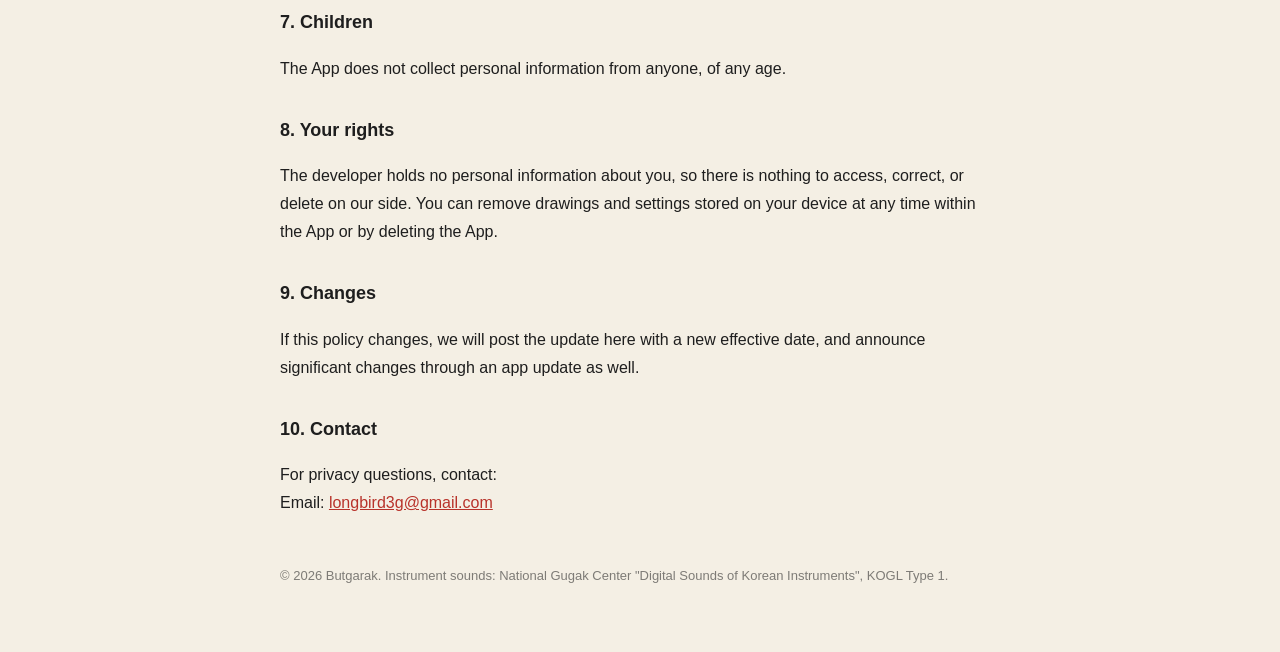
<file: privacy/en.html>
<!DOCTYPE html>
<html lang="en">
<head>
<meta charset="utf-8">
<meta name="viewport" content="width=device-width, initial-scale=1">
<title>Butgarak Privacy Policy</title>
<link rel="stylesheet" href="../style.css">
</head>
<body>
<main>
<nav class="lang"><a href="index.html">한국어</a> · <strong>English</strong> · <a href="ja.html">日本語</a></nav>
<img class="logo" src="../logo.png" alt="Butgarak">
<h1>Privacy Policy</h1>
<p class="meta">Effective: October 30, 2026 · Applies to: Butgarak (붓가락) for Android and iOS</p>

<p>Butgarak (the "App") is a music app that turns your drawings into Korean traditional music. The App is designed
to be used <strong>without an account or sign-in</strong>. This policy explains what information the App handles
and how it is protected.</p>

<h2>1. Information we collect</h2>
<p><strong>The developer does not collect your personal information or send it to the developer's servers.</strong>
The App has no developer-operated server and uses no advertising, analytics, or tracking tools.</p>

<h2>2. Information stored only on your device</h2>
<p>The following is stored <strong>only on your device</strong> so the App can work, and is never transmitted:</p>
<ul>
  <li>Your drawings (scores), their thumbnails, and your last session</li>
  <li>App settings (scale, rhythm, tempo, visible instruments, notation options, etc.)</li>
  <li>Whether you purchased Pro (cached so it works offline)</li>
</ul>
<p>This data is deleted when you delete the App. If you use your device's backup feature, it may be included in
your own backup according to the operating system's policy.</p>

<h2>3. Microphone</h2>
<p>The App uses the microphone, with your permission, only when you use "Draw by humming".</p>
<ul>
  <li>The audio is analyzed <strong>on your device</strong> only to detect pitch and turn it into a score.</li>
  <li>Recordings are <strong>not saved and never transmitted</strong>; they are discarded from memory after analysis.</li>
  <li>You can turn off microphone access at any time in your device settings; all other features keep working.</li>
</ul>

<h2>4. Importing and exporting files</h2>
<p>Importing work files (.gugak) or MIDI files and exporting video, audio, or work files only involve
<strong>files you choose</strong>. Sharing uses your device's share feature; afterwards, the app you choose
handles the file under its own policy.</p>

<h2>5. In-app purchase</h2>
<p>"Butgarak Pro" purchases are processed by Google Play or the Apple App Store. The developer does not receive your
name, payment method, or card details. The App contacts the store only to verify your purchase, which is why it uses
internet access. Payment data is handled under each store's privacy policy:</p>
<ul>
  <li><a href="https://policies.google.com/privacy">Google Privacy Policy</a></li>
  <li><a href="https://www.apple.com/legal/privacy/">Apple Privacy Policy</a></li>
</ul>

<h2>6. Sharing with third parties</h2>
<p>Because the developer does not collect personal information, none is shared with or entrusted to third parties.</p>

<h2>7. Children</h2>
<p>The App does not collect personal information from anyone, of any age.</p>

<h2>8. Your rights</h2>
<p>The developer holds no personal information about you, so there is nothing to access, correct, or delete on our
side. You can remove drawings and settings stored on your device at any time within the App or by deleting the App.</p>

<h2>9. Changes</h2>
<p>If this policy changes, we will post the update here with a new effective date, and announce significant changes
through an app update as well.</p>

<h2>10. Contact</h2>
<p>For privacy questions, contact:<br>
Email: <a href="mailto:longbird3g@gmail.com">longbird3g@gmail.com</a></p>

<footer>© 2026 Butgarak. Instrument sounds: National Gugak Center "Digital Sounds of Korean Instruments", KOGL Type 1.</footer>
</main>
</body>
</html>
</file>
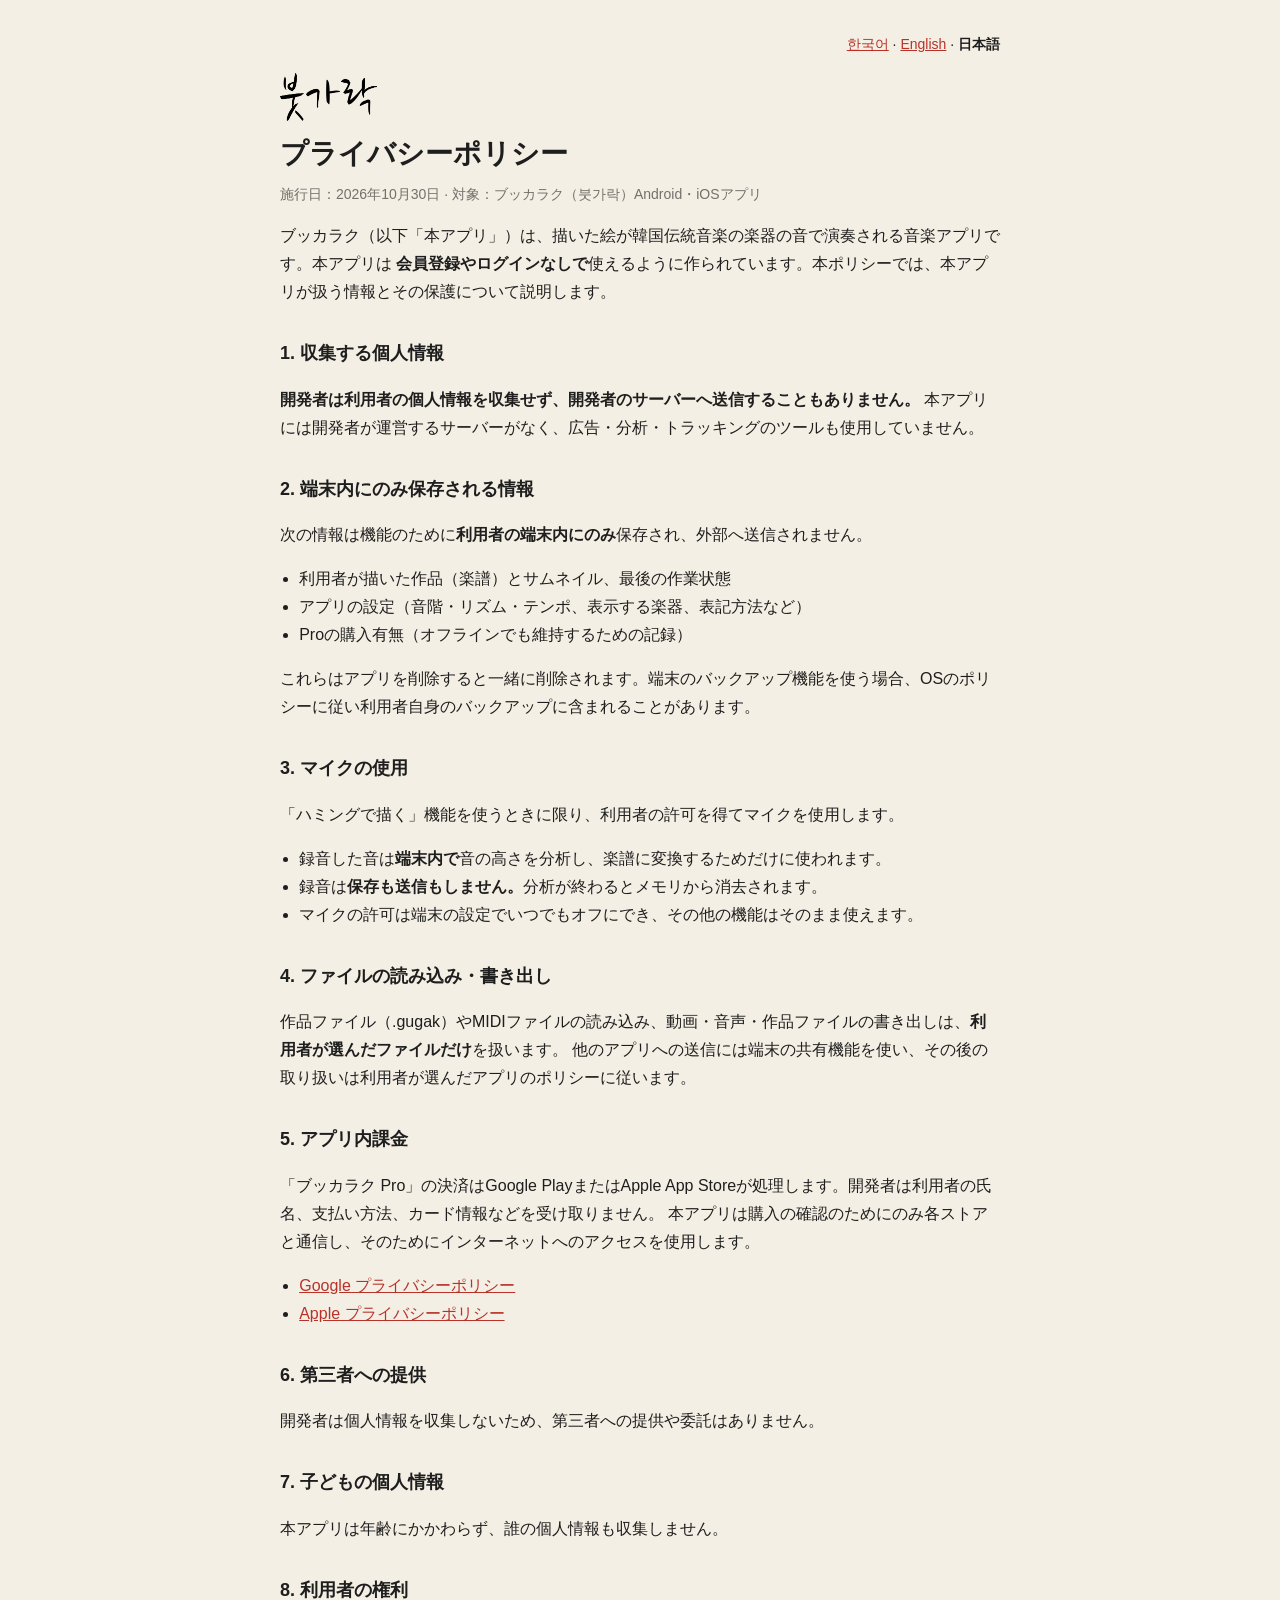
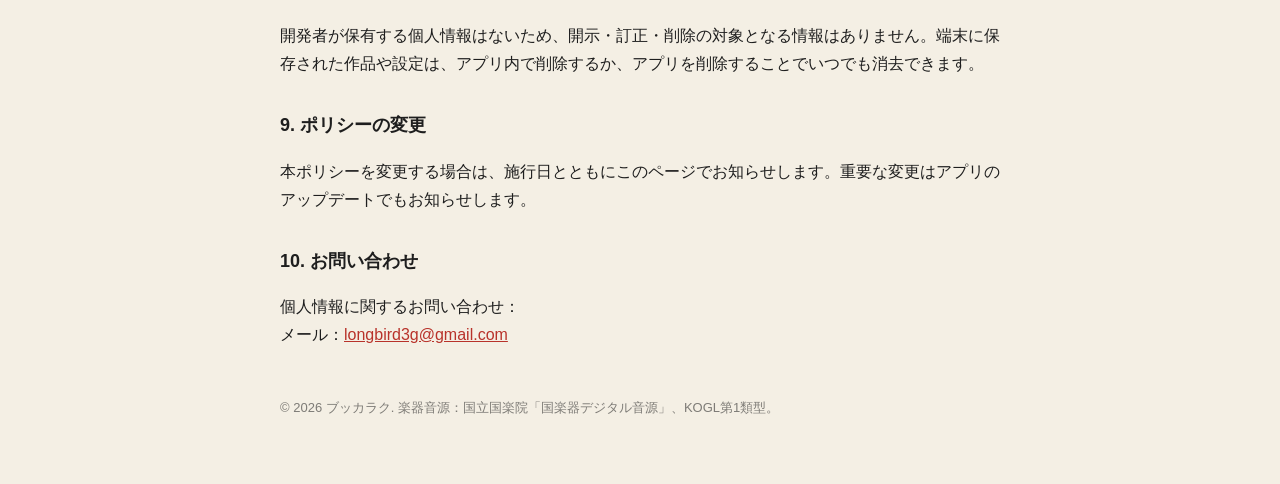
<file: privacy/ja.html>
<!DOCTYPE html>
<html lang="ja">
<head>
<meta charset="utf-8">
<meta name="viewport" content="width=device-width, initial-scale=1">
<title>ブッカラク プライバシーポリシー</title>
<link rel="stylesheet" href="../style.css">
</head>
<body>
<main>
<nav class="lang"><a href="index.html">한국어</a> · <a href="en.html">English</a> · <strong>日本語</strong></nav>
<img class="logo" src="../logo.png" alt="ブッカラク">
<h1>プライバシーポリシー</h1>
<p class="meta">施行日：2026年10月30日 · 対象：ブッカラク（붓가락）Android・iOSアプリ</p>

<p>ブッカラク（以下「本アプリ」）は、描いた絵が韓国伝統音楽の楽器の音で演奏される音楽アプリです。本アプリは
<strong>会員登録やログインなしで</strong>使えるように作られています。本ポリシーでは、本アプリが扱う情報とその保護について説明します。</p>

<h2>1. 収集する個人情報</h2>
<p><strong>開発者は利用者の個人情報を収集せず、開発者のサーバーへ送信することもありません。</strong>
本アプリには開発者が運営するサーバーがなく、広告・分析・トラッキングのツールも使用していません。</p>

<h2>2. 端末内にのみ保存される情報</h2>
<p>次の情報は機能のために<strong>利用者の端末内にのみ</strong>保存され、外部へ送信されません。</p>
<ul>
  <li>利用者が描いた作品（楽譜）とサムネイル、最後の作業状態</li>
  <li>アプリの設定（音階・リズム・テンポ、表示する楽器、表記方法など）</li>
  <li>Proの購入有無（オフラインでも維持するための記録）</li>
</ul>
<p>これらはアプリを削除すると一緒に削除されます。端末のバックアップ機能を使う場合、OSのポリシーに従い利用者自身のバックアップに含まれることがあります。</p>

<h2>3. マイクの使用</h2>
<p>「ハミングで描く」機能を使うときに限り、利用者の許可を得てマイクを使用します。</p>
<ul>
  <li>録音した音は<strong>端末内で</strong>音の高さを分析し、楽譜に変換するためだけに使われます。</li>
  <li>録音は<strong>保存も送信もしません。</strong>分析が終わるとメモリから消去されます。</li>
  <li>マイクの許可は端末の設定でいつでもオフにでき、その他の機能はそのまま使えます。</li>
</ul>

<h2>4. ファイルの読み込み・書き出し</h2>
<p>作品ファイル（.gugak）やMIDIファイルの読み込み、動画・音声・作品ファイルの書き出しは、<strong>利用者が選んだファイルだけ</strong>を扱います。
他のアプリへの送信には端末の共有機能を使い、その後の取り扱いは利用者が選んだアプリのポリシーに従います。</p>

<h2>5. アプリ内課金</h2>
<p>「ブッカラク Pro」の決済はGoogle PlayまたはApple App Storeが処理します。開発者は利用者の氏名、支払い方法、カード情報などを受け取りません。
本アプリは購入の確認のためにのみ各ストアと通信し、そのためにインターネットへのアクセスを使用します。</p>
<ul>
  <li><a href="https://policies.google.com/privacy">Google プライバシーポリシー</a></li>
  <li><a href="https://www.apple.com/jp/legal/privacy/">Apple プライバシーポリシー</a></li>
</ul>

<h2>6. 第三者への提供</h2>
<p>開発者は個人情報を収集しないため、第三者への提供や委託はありません。</p>

<h2>7. 子どもの個人情報</h2>
<p>本アプリは年齢にかかわらず、誰の個人情報も収集しません。</p>

<h2>8. 利用者の権利</h2>
<p>開発者が保有する個人情報はないため、開示・訂正・削除の対象となる情報はありません。端末に保存された作品や設定は、アプリ内で削除するか、アプリを削除することでいつでも消去できます。</p>

<h2>9. ポリシーの変更</h2>
<p>本ポリシーを変更する場合は、施行日とともにこのページでお知らせします。重要な変更はアプリのアップデートでもお知らせします。</p>

<h2>10. お問い合わせ</h2>
<p>個人情報に関するお問い合わせ：<br>
メール：<a href="mailto:longbird3g@gmail.com">longbird3g@gmail.com</a></p>

<footer>© 2026 ブッカラク. 楽器音源：国立国楽院「国楽器デジタル音源」、KOGL第1類型。</footer>
</main>
</body>
</html>
</file>
<file: site.css>
@font-face{font-family:Spoqa;src:url(assets/SpoqaHanSansNeo-Regular.woff2);font-weight:400;font-display:swap}@font-face{font-family:Spoqa;src:url(assets/SpoqaHanSansNeo-Medium.woff2);font-weight:500;font-display:swap}@font-face{font-family:Spoqa;src:url(assets/SpoqaHanSansNeo-Bold.woff2);font-weight:700 900;font-display:swap}:root{--paper:#ffffff;--ink:#181818;--muted:#7a7a7a;--red:#cf3624;--line:#f4f4f4;--green:#181818}*{box-sizing:border-box}html{scroll-behavior:smooth;scroll-padding-top:95px}body{margin:0;background:var(--paper);color:var(--ink);font:400 16px/1.7 Spoqa,system-ui,sans-serif;word-break:keep-all;overflow-x:hidden}button,a{-webkit-tap-highlight-color:transparent}button{font:inherit;cursor:pointer;color:inherit}button,a{touch-action:manipulation}a{color:inherit;text-decoration:none}button{border:0;background:none}button:focus-visible,a:focus-visible,summary:focus-visible,canvas:focus-visible{outline:3px solid #cf3624;outline-offset:5px}h1,h2,h3,p{margin:0}h1,h2{line-height:1.16;letter-spacing:-.07em;font-weight:700}h2{font-size:clamp(36px,4.5vw,64px)}img{max-width:100%;display:block}.shell{width:min(1280px,calc(100% - 96px));margin-inline:auto}.skip{position:fixed;top:-100px;z-index:100;background:var(--red);color:white;padding:12px}.skip:focus{top:0}.scroll-progress{position:fixed;left:0;top:0;width:0;height:3px;background:var(--red);z-index:80}.site-header{height:94px;display:flex;align-items:center;justify-content:space-between;gap:28px;width:min(1440px,calc(100% - 80px));margin:auto;position:relative;z-index:20}.brand{display:flex;align-items:center;gap:12px}.brand img{border-radius:11px}.brand>span{font-size:22px;font-weight:700;line-height:1.15}.brand small{font-size:8px;letter-spacing:.15em;display:block;font-weight:400;margin-top:5px}.site-header nav{display:flex;gap:32px;font-size:13px}.site-header nav a{position:relative}.site-header nav a:after{content:'';position:absolute;height:1px;bottom:-5px;left:0;width:0;background:var(--ink);transition:width .25s}.site-header nav a:hover:after{width:100%}.header-actions{display:flex;align-items:center;gap:25px;font-size:12px}#language{font-size:12px;min-height:44px}#language span{margin-left:8px}.small-cta{padding:11px 21px;border:1px solid #8e8e8e;border-radius:40px;white-space:nowrap}.small-cta span{margin-left:17px}.hero{min-height:720px;display:grid;grid-template-columns:1.05fr .95fr;align-items:center;padding:45px 0 70px;gap:25px}.eyebrow{display:flex;align-items:center;gap:9px;color:#6d6d6d;font-size:12px;letter-spacing:.02em;margin-bottom:32px}.live-dot{width:6px;height:6px;background:var(--red);border-radius:50%;box-shadow:0 0 0 5px #cf362410}.hero h1{font-size:clamp(54px,6.75vw,100px);line-height:1.17;position:relative;letter-spacing:-.08em;white-space:nowrap}.accent-word{color:var(--red)}.hero h1>svg{width:95%;height:24px;position:absolute;bottom:-24px;left:0;fill:none;stroke:#cf3624;stroke-width:2.2;stroke-dasharray:1200;stroke-dashoffset:1200;animation:underline 1.5s .5s forwards}.hero-lead{font-size:16px;color:#6c6c6c;line-height:1.9;margin-top:51px}.hero-actions{display:flex;align-items:center;gap:23px;margin-top:29px}.pill{border-radius:50px;padding:15px 25px;display:inline-flex;align-items:center;justify-content:center;gap:17px;font-size:13px;font-weight:500;min-height:54px;transition:transform .2s,background .2s}.pill:hover{transform:translateY(-3px)}.primary{background:var(--ink);color:var(--paper)}.primary:hover{background:#4f4f4f}.play-icon{font-size:19px;line-height:1}.text-button{font-size:12px;min-height:44px;padding:0}.hero-note{display:flex;align-items:center;gap:18px;color:#8a8a8a;font-size:11px;margin-top:29px}.hero-note svg{width:70px;height:35px;fill:none;stroke:#999999;stroke-width:1.3}.hero-stage{position:relative;min-height:625px;display:flex;align-items:center;justify-content:center;perspective:1200px;isolation:isolate}.hero-stage:before{content:'';position:absolute;width:450px;height:450px;border-radius:50%;background:radial-gradient(ellipse,#bfbfbf40,transparent 68%);z-index:-2}.orbit{position:absolute;width:470px;height:470px;border:1px solid #f4f4f4;border-radius:50%;transform:rotate(-18deg) scaleY(.86);z-index:-1}.orbit-two{width:550px;height:550px;transform:rotate(25deg) scaleY(.75);border-style:dashed;opacity:.5}.phone{width:270px;background:#181818;padding:8px;border-radius:37px;box-shadow:9px 23px 0 -8px #1818180d,22px 32px 45px #4c4c4c2b;transform:rotate(7deg);transition:transform .5s cubic-bezier(.2,.8,.2,1);position:relative}.phone-screen{height:535px;overflow:hidden;border-radius:29px;background:#ffffff}.phone-screen img{width:100%;max-width:none;margin-top:-7.5%}.phone-speaker{position:absolute;top:11px;left:50%;transform:translateX(-50%);width:50px;height:5px;background:#181818;border-radius:4px;z-index:2;opacity:.4}.stage-caption{position:absolute;top:10px;right:34px;font-size:9px;letter-spacing:.23em;writing-mode:vertical-rl;color:#8b8b8b}.floating-note{position:absolute;font-family:Georgia,serif;font-size:66px;color:#cf3624;z-index:2;transform:rotate(-15deg);top:90px;left:0;animation:float 6s ease-in-out infinite}.floating-note span{display:block;font:italic 12px Georgia;text-align:center;color:#868686;margin-top:-8px;letter-spacing:.09em}.note-two{top:auto;left:auto;right:1px;bottom:132px;color:#757575;transform:rotate(14deg);animation-delay:-3s}.floating-sound{position:absolute;display:flex;align-items:center;gap:13px;bottom:65px;left:-22px;background:#ffffff;padding:15px 17px;border-radius:17px;border:1px solid #f4f4f4;box-shadow:0 15px 30px #57575714;z-index:4;text-align:left;transform:rotate(-5deg);transition:transform .2s}.floating-sound:hover{transform:rotate(-2deg) translateY(-4px)}.floating-sound img{width:53px;height:43px;filter:brightness(.55) grayscale(1)}.floating-sound small{display:block;font-size:9px;color:#8e8e8e;white-space:nowrap}.floating-sound strong{font-size:13px}.sound-bars{display:flex;align-items:center;gap:3px;margin-left:20px;height:22px}.sound-bars i{display:block;width:2px;background:var(--red);height:8px}.sound-bars i:nth-child(2){height:18px}.sound-bars i:nth-child(3){height:13px}.playing .sound-bars i{animation:bars .4s alternate infinite}.playing .sound-bars i:nth-child(2){animation-delay:-.2s}.real-shot{position:absolute;right:12px;bottom:35px;font-size:9px;border:1px solid #cacaca;padding:4px 10px;border-radius:20px;color:#828282}.stage-number{position:absolute;bottom:-16px;left:23%;font-size:8px;letter-spacing:.13em;color:#969696}.ticker{border-top:1px solid var(--line);border-bottom:1px solid var(--line);overflow:hidden;padding:18px 0}.ticker>div{width:max-content;display:flex;align-items:center;gap:43px;animation:ticker 35s linear infinite}.ticker span{font-size:13px;letter-spacing:.12em}.ticker b{font-size:19px;color:var(--red);font-weight:400}.section-top{display:flex;justify-content:space-between;gap:30px;align-items:center}.section-index{font-size:10px;letter-spacing:.17em;color:#888888;display:block;line-height:1.5}.section-top p{font-size:12px;color:#818181}.play-section{padding-top:110px;padding-bottom:115px}.play-intro{display:flex;align-items:flex-end;justify-content:space-between;gap:30px;margin:32px 0 40px}.play-intro p{font-size:14px;line-height:1.9;color:#808080}.playground{background:#ffffff;border:1px solid #f4f4f4;border-radius:25px;overflow:hidden;box-shadow:0 18px 50px #53535308}.demo-toolbar{display:flex;align-items:center;justify-content:space-between;padding:17px 24px;border-bottom:1px solid #ffffff;gap:15px}#demo-instruments{display:flex;gap:8px}#demo-instruments button{padding:8px 14px 8px 10px;display:flex;align-items:center;gap:9px;border-radius:30px;border:1px solid transparent;font-size:12px;min-height:43px}#demo-instruments button[aria-pressed=true]{background:#ffffff;border-color:#c9c9c9}#demo-instruments img{width:32px;height:28px;filter:brightness(.5)}.clear-button{font-size:11px;color:#8c8c8c;white-space:nowrap;min-height:44px}.draw-area{height:310px;position:relative;background-image:linear-gradient(#91919113 1px,transparent 1px),linear-gradient(90deg,#91919113 1px,transparent 1px);background-size:100% 52px,calc(100% / 16) 100%}.draw-area canvas{position:absolute;width:100%;height:100%;touch-action:none;cursor:crosshair}#draw-hint{position:absolute;left:50%;top:45%;transform:translate(-50%,-50%);pointer-events:none;text-align:center;color:#a4a4a4;white-space:nowrap}#draw-hint strong{display:block;font-size:22px;font-weight:400;letter-spacing:-.05em}#draw-hint small{font-size:11px}.hint-gesture{display:block;font-size:55px;color:#b3b3b3;line-height:1.4}.high-note,.low-note{position:absolute;left:18px;font-size:9px;color:#a6a6a6;pointer-events:none}.high-note{top:17px}.low-note{bottom:17px}.demo-footer{padding:21px 24px;display:flex;align-items:center;gap:28px;border-top:1px solid #ffffff}.demo-footer .pill{min-height:46px;font-size:12px;padding:10px 20px}.demo-time{flex:1;min-width:0}.demo-time>span{font-size:11px;color:#919191;display:block;margin-bottom:9px}.demo-progress{height:3px;background:#f4f4f4;border-radius:3px;overflow:hidden}.demo-progress i{height:100%;width:0;background:var(--red);display:block}.demo-tag{font-size:9px;color:#919191;letter-spacing:.03em;border:1px solid #f4f4f4;padding:5px 10px;border-radius:20px}.demo-disclaimer{font-size:10px;color:#9c9c9c;text-align:right;margin-top:13px}.sounds-section{background:#ffffff;padding:105px 0 88px}.sounds-heading{display:flex;align-items:flex-end;justify-content:space-between;gap:50px}.sounds-heading h2{margin-top:24px}.sounds-heading p{font-size:14px;color:#818181;line-height:1.9}.instrument-filters{display:flex;gap:7px;margin:42px 0 28px;align-items:center}.instrument-filters button{border:1px solid #d0d0d0;border-radius:40px;font-size:12px;padding:9px 17px;min-height:42px}.instrument-filters button[aria-pressed=true]{background:var(--ink);border-color:var(--ink);color:var(--paper)}.instrument-filters>span{margin-left:auto;font-size:8px;letter-spacing:.12em;color:#9d9d9d}.instrument-deck{display:grid;grid-template-columns:repeat(6,minmax(0,1fr));gap:12px}.instrument-tile{position:relative;background:#ffffff;border:1px solid #f4f4f4;border-radius:16px;padding:20px 10px 17px;display:flex;flex-direction:column;align-items:center;gap:12px;transition:transform .2s,background .2s;min-height:159px}.instrument-tile:hover{transform:translateY(-5px);background:#ffffff}.instrument-tile img{height:70px;width:83px;filter:brightness(.4) grayscale(1);object-fit:contain}.instrument-tile strong{font-size:12px;font-weight:500}.instrument-tile .tile-num{position:absolute;left:12px;top:10px;font-size:8px;letter-spacing:.1em;color:#aaaaaa}.instrument-tile .tile-wave{position:absolute;right:10px;bottom:12px;color:#adadad;font-size:15px;opacity:0}.instrument-tile.playing{background:#ffffff;border-color:#b1b1b1;transform:translateY(-4px)}.instrument-tile.playing .tile-wave{opacity:1;animation:bars .4s alternate infinite}.sound-source{font-size:9px;color:#959595;text-align:right;margin-top:23px}.share-section{background:#181818;color:#ffffff;position:relative;overflow:hidden;padding:100px 0}.share-inner{display:grid;grid-template-columns:1fr 1fr;gap:100px;align-items:center}.share-section .section-index{color:#9d9d9d}.share-copy h2{margin-top:30px;font-size:clamp(44px,5.1vw,75px)}.share-copy h2 em{font-style:normal;color:#b1b1b1}.share-copy>p{font-size:14px;color:#bdbdbd;line-height:1.9;max-width:345px;margin-top:28px}.ratio-selector{display:flex;gap:10px;margin-top:33px}.ratio-selector button{border:1px solid #808080;border-radius:10px;padding:13px 20px;font-size:15px;color:#b8b8b8;min-width:121px;text-align:left}.ratio-selector button span{font-size:10px;display:block;margin-top:5px}.ratio-selector button[aria-pressed=true]{background:#ffffff;color:#181818;border-color:#ffffff}.share-copy .small-copy{font-size:11px;margin-top:18px}.light-link{font-size:11px;color:#cecece;padding:0;margin-top:24px;text-decoration:underline;text-underline-offset:5px;min-height:44px}.share-display{display:flex;align-items:center;justify-content:center;min-height:590px;position:relative}.share-card{width:290px;aspect-ratio:9/16;border-radius:17px;background:#ffffff;color:var(--ink);overflow:hidden;position:relative;transform:rotate(7deg);box-shadow:22px 25px 0 #18181860;transition:width .6s,aspect-ratio .6s,transform .6s}.share-card.square{aspect-ratio:1;width:380px;transform:rotate(-3deg)}.share-card-top{display:flex;justify-content:space-between;padding:18px 18px 0;font-size:7px;letter-spacing:.09em}.share-art{position:absolute;inset:50px 16px 93px;background-image:linear-gradient(#7f7f7f16 1px,transparent 1px),linear-gradient(90deg,#7f7f7f16 1px,transparent 1px);background-size:100% 38px,38px 100%;overflow:hidden}.share-art svg{width:100%;height:100%}.share-wave{stroke:#cf3624;stroke-width:7;fill:none;stroke-linecap:round;stroke-dasharray:900;animation:drawLine 6s ease-in-out infinite}.share-wave.second{stroke:#868686;stroke-width:6;animation-delay:-2s}.share-dots{fill:#6f6f6f}.share-scan{position:absolute;top:0;bottom:0;width:1px;background:#cf3624;animation:scan 7s linear infinite}.share-caption{position:absolute;bottom:20px;left:19px;right:19px;display:flex;align-items:end;justify-content:space-between;gap:10px}.share-caption>span{font-size:20px;font-weight:500;line-height:1.35;letter-spacing:-.05em}.share-caption small{font-size:7px;color:#919191;max-width:60px;text-align:right}.ratio-label{position:absolute;right:10px;bottom:20px;writing-mode:vertical-rl;font-size:40px;color:#7d7d7d;line-height:1}.share-scribble{position:absolute;left:-25px;top:26px;transform:rotate(-14deg);font:italic 25px/1.25 Georgia;color:#c4c4c4}.details-section{padding-top:115px;padding-bottom:100px}.details-heading h2{margin-top:25px}.feature-story{display:grid;grid-template-columns:1.3fr 1fr;gap:65px;align-items:center;margin-top:48px}.actual-screen{padding:11px;background:#181818;border-radius:17px;transform:rotate(-2deg);box-shadow:12px 20px 35px #1818181b}.actual-screen img{border-radius:8px;width:100%;height:auto}.actual-screen>span{display:block;color:#f4f4f4;font-size:9px;text-align:left;padding:11px 3px 1px}.feature-tabs{border-bottom:1px solid var(--line)}.feature-tabs>button{display:flex;gap:20px;align-items:flex-start;text-align:left;width:100%;padding:24px 0;border-top:1px solid var(--line);transition:opacity .2s;opacity:.5}.feature-tabs>button[aria-selected=true]{opacity:1}.feature-tabs>button>span{font-size:10px;color:#969696;margin-top:6px}.feature-tabs strong{font-size:20px;font-weight:500;letter-spacing:-.05em}.feature-tabs p{font-size:12px;color:#8a8a8a;margin-top:8px;line-height:1.8}.feature-tabs b{font-size:20px;font-weight:400;margin-left:auto;color:var(--red)}.plans-section{padding-top:70px;padding-bottom:115px;display:grid;grid-template-columns:1fr 1.15fr;gap:100px;border-top:1px solid var(--line)}.plans-copy h2{font-size:47px;margin-top:25px}.plans-copy p{font-size:13px;color:#868686;margin-top:25px;line-height:1.9}.one-time{display:block;margin-top:30px;font-size:11px;color:#cf3624}.plan-table>div{display:grid;grid-template-columns:1.8fr 1fr 1fr;gap:8px;padding:16px 0;border-bottom:1px solid var(--line);align-items:center}.plan-table>div>span{font-size:12px;color:#868686}.plan-table b{font-size:12px;font-weight:400;text-align:center}.plan-table b:last-child{font-weight:500;color:#666666}.plan-table .plan-table-head{padding-top:0;padding-bottom:23px}.plan-table-head strong{text-align:center;font-size:21px;font-weight:500}.plan-table-head strong:last-child{color:#cf3624}.plan-table>p{font-size:10px;color:#9b9b9b;margin-top:17px}.faq-section{padding:70px 0 110px;display:grid;grid-template-columns:1fr 1.3fr;gap:80px;border-top:1px solid var(--line)}.faq-section h2{font-size:39px;margin-top:25px}.faq-list details{border-bottom:1px solid var(--line);padding:21px 0}.faq-list details:first-child{padding-top:0}.faq-list summary{cursor:pointer;list-style:none;position:relative;padding-right:30px;font-size:14px}.faq-list summary:after{content:'+';position:absolute;right:0;top:0;font-size:21px;color:#858585;line-height:1.3}.faq-list details[open] summary:after{content:'−'}.faq-list p{font-size:12px;color:#878787;margin-top:16px;max-width:470px;line-height:1.9}.closing{text-align:center;background:#cf3624;color:#ffffff;padding:85px 0 130px;position:relative;overflow:hidden}.closing>.shell{position:relative;z-index:1}.closing img{border-radius:19px;margin:0 auto 26px;box-shadow:0 10px 28px #44444425}.closing h2{font-size:clamp(43px,6vw,83px)}.closing p{font-size:13px;line-height:1.9;color:#f4f4f4;margin-top:26px}.cream{background:#ffffff;color:#4b4b4b;margin-top:27px}.release-link{display:block;font-size:10px;color:#f4f4f4;margin-top:21px;text-decoration:underline;text-underline-offset:4px}.closing-word{position:absolute;bottom:-.3em;left:50%;transform:translateX(-50%);font-weight:700;font-size:20vw;letter-spacing:-.065em;color:#cf362445;white-space:nowrap;pointer-events:none}.site-footer{padding:42px 0 35px;display:flex;align-items:center;justify-content:space-between;gap:23px;flex-wrap:wrap}.footer-brand{font-size:21px;font-weight:500}.footer-brand span{font-size:10px;font-weight:400;margin-left:8px;color:#8c8c8c}.site-footer>div{display:flex;gap:24px;font-size:11px;color:#8b8b8b}.site-footer button{padding:0;font-size:11px;min-height:35px;color:#8b8b8b}.site-footer>p{flex-basis:85%;font-size:9px;color:#a7a7a7}.site-footer>small{font-size:9px;color:#a7a7a7}dialog{padding:18px;border:1px solid #f4f4f4;border-radius:18px;background:var(--paper);max-width:95vw;width:1100px;max-height:93dvh}dialog::backdrop{background:#181818e0;backdrop-filter:blur(8px)}dialog>img{width:100%;height:auto;max-height:80dvh;object-fit:contain}dialog>p{font-size:11px;color:#888888;text-align:center;margin-top:12px}.dialog-close{display:block;margin-left:auto;font-size:28px;line-height:1;min-height:36px;width:36px}#audio-toast{position:fixed;bottom:25px;left:50%;transform:translateX(-50%);background:#181818;color:#ffffff;padding:13px 22px;border-radius:30px;font-size:12px;z-index:100;max-width:90vw;text-align:center}.reveal{opacity:0;transform:translateY(24px);transition:opacity .8s,transform .8s}.reveal.visible{opacity:1;transform:none}[hidden]{display:none!important}html[lang=en] h1{font-size:clamp(56px,5.8vw,86px);letter-spacing:-.065em}html[lang=en] h2{letter-spacing:-.055em}html[lang=en] .hero h1{white-space:normal}html[lang=en] .hero-stage{min-height:640px}
@keyframes underline{to{stroke-dashoffset:0}}@keyframes float{50%{translate:0 -12px}}@keyframes bars{to{transform:scaleY(.4)}}@keyframes ticker{to{transform:translateX(-50%)}}@keyframes drawLine{0%{stroke-dashoffset:900}50%,100%{stroke-dashoffset:0}}@keyframes scan{from{left:0}to{left:100%}}
@media(min-width:1600px){.hero{gap:70px;min-height:790px}.hero-stage{min-height:670px}.phone{width:290px}.phone-screen{height:575px}}
@media(max-width:1100px){.shell{width:calc(100% - 64px)}.site-header{width:calc(100% - 56px)}.site-header nav{gap:20px}.hero{grid-template-columns:1.05fr 1fr;gap:0;min-height:670px}.hero h1{font-size:7vw}.hero-stage{min-height:560px}.phone{width:235px}.phone-screen{height:466px}.orbit{width:350px;height:350px}.orbit-two{width:420px;height:420px}.floating-note{font-size:50px;left:0;top:65px}.note-two{left:auto;top:auto;right:-10px;bottom:130px}.floating-sound{left:0;bottom:50px;padding:12px}.floating-sound img{width:40px}.sound-bars{margin-left:5px}.hero-actions{gap:15px;flex-wrap:wrap}.hero-lead{font-size:14px}.stage-caption{right:0}.instrument-deck{grid-template-columns:repeat(5,1fr)}.feature-story{gap:35px}.plans-section{gap:50px}.share-inner{gap:50px}.share-card{width:265px}.share-card.square{width:320px}.share-scribble{left:0}.plans-copy h2{font-size:40px}.plan-table>div>span,.plan-table b{font-size:11px}}
@media(max-width:760px){.shell{width:calc(100% - 40px)}.site-header{width:calc(100% - 40px);height:76px}.brand img{width:32px;height:32px}.brand>span{font-size:19px}.brand small{font-size:7px}.site-header nav{display:none}.header-actions{gap:16px}.small-cta{padding:9px 14px;font-size:10px}.small-cta span{margin-left:8px}.hero{grid-template-columns:1fr;padding:37px 0 48px;gap:17px}.eyebrow{font-size:10px;margin-bottom:23px}.hero h1{font-size:clamp(54px,11vw,78px);letter-spacing:-.07em}.hero h1>svg{width:83%;bottom:-20px}.hero-lead{font-size:13px;margin-top:39px;line-height:1.9}.hero-actions{gap:20px;margin-top:24px}.pill{font-size:12px;padding:13px 20px;min-height:50px}.text-button{font-size:10px}.hero-note{font-size:10px;margin-top:15px;gap:10px}.hero-note svg{height:28px;width:55px}.hero-stage{min-height:526px;margin-top:4px;max-width:450px;width:100%;margin-inline:auto}.phone{width:234px;transform:rotate(5deg)}.phone-screen{height:463px}.orbit{width:325px;height:325px}.orbit-two{width:370px;height:370px}.floating-note{top:60px;left:7px;font-size:50px}.note-two{left:auto;top:auto;right:7px;bottom:126px}.floating-sound{bottom:47px;left:0;gap:10px}.floating-sound strong{font-size:12px}.floating-sound small{font-size:8px}.stage-caption{right:-4px;top:20px;font-size:7px}.real-shot{bottom:15px;right:0;font-size:8px}.stage-number{bottom:-8px;font-size:7px;left:30%}.ticker{padding:13px 0}.ticker span{font-size:10px}.ticker>div{gap:27px}.ticker b{font-size:15px}.play-section{padding-top:65px;padding-bottom:65px}.section-top p{display:none}.section-index{font-size:8px;letter-spacing:.13em}.play-intro{display:block;margin:25px 0 27px}.play-intro p{font-size:12px;margin-top:22px}.play-intro p br{display:none}h2{font-size:38px}.playground{border-radius:17px}.demo-toolbar{padding:9px 11px;gap:5px}#demo-instruments{gap:1px;flex:1}#demo-instruments button{padding:5px 6px;font-size:10px;gap:4px;min-height:40px}#demo-instruments img{height:23px;width:24px}.clear-button{font-size:9px;padding:0 3px;min-height:40px}.draw-area{height:270px;background-size:100% 45px,calc(100% / 8) 100%}.high-note,.low-note{font-size:8px;left:12px}#draw-hint strong{font-size:18px}#draw-hint small{font-size:9px}.hint-gesture{font-size:45px}.demo-footer{padding:15px 11px;gap:13px;flex-wrap:wrap}.demo-footer .pill{font-size:10px;min-height:43px;padding:8px 14px;gap:8px}.demo-time>span{font-size:9px;line-height:1.6;margin-bottom:7px}.demo-tag{display:none}.demo-disclaimer{font-size:9px;text-align:left;line-height:1.8;margin-top:12px}.sounds-section{padding:65px 0 55px}.sounds-heading{display:block}.sounds-heading h2{margin-top:21px}.sounds-heading p{font-size:12px;margin-top:24px;line-height:1.9}.instrument-filters{gap:6px;margin:30px 0 21px;flex-wrap:wrap}.instrument-filters button{padding:7px 13px;font-size:10px;min-height:39px}.instrument-filters>span{display:none}.instrument-deck{grid-template-columns:repeat(3,minmax(0,1fr));gap:8px}.instrument-tile{padding:17px 6px 13px;gap:8px;min-height:128px;border-radius:12px}.instrument-tile img{width:66px;height:59px}.instrument-tile strong{font-size:10px}.instrument-tile .tile-num{font-size:7px;top:8px;left:8px}.sound-source{font-size:8px;text-align:left;line-height:1.8;margin-top:19px}.share-section{padding:65px 0 60px}.share-inner{grid-template-columns:1fr;gap:25px}.share-copy h2{font-size:48px;margin-top:25px}.share-copy>p{font-size:13px;max-width:315px;margin-top:23px}.ratio-selector{margin-top:25px}.ratio-selector button{min-width:110px;font-size:14px;padding:11px 18px}.ratio-selector button span{font-size:9px}.share-copy .small-copy{font-size:10px}.light-link{font-size:10px;margin-top:13px}.share-display{min-height:540px}.share-card{width:250px}.share-card.square{width:285px}.share-scribble{font-size:22px;left:0;top:15px}.ratio-label{font-size:33px;right:0;bottom:5px}.details-section{padding-top:65px;padding-bottom:64px}.details-heading h2{margin-top:22px}.feature-story{grid-template-columns:1fr;gap:34px;margin-top:30px}.actual-screen{padding:8px;border-radius:12px;transform:rotate(-1deg)}.actual-screen>span{font-size:8px;padding:8px 3px 1px}.feature-tabs>button{padding:19px 0;gap:17px}.feature-tabs strong{font-size:18px}.feature-tabs p{font-size:11px;line-height:1.9}.plans-section{grid-template-columns:1fr;padding-top:56px;padding-bottom:65px;gap:37px}.plans-copy h2{font-size:39px;margin-top:22px}.plans-copy p{font-size:12px;margin-top:22px}.one-time{font-size:10px;margin-top:20px}.plan-table>div{padding:14px 0;grid-template-columns:1.8fr 1fr 1fr;gap:5px}.plan-table>div>span{font-size:10px}.plan-table b{font-size:10px}.plan-table-head strong{font-size:18px}.plan-table>p{font-size:9px}.faq-section{display:block;padding:55px 0 65px}.faq-section h2{font-size:35px;margin-top:20px}.faq-list{margin-top:33px}.faq-list summary{font-size:12px}.faq-list details{padding:18px 0}.faq-list p{font-size:11px}.closing{padding:60px 0 95px}.closing img{width:58px;height:58px;border-radius:15px;margin-bottom:24px}.closing h2{font-size:43px}.closing p{font-size:12px;margin-top:23px}.closing .pill{margin-top:24px}.release-link{font-size:9px;margin-top:20px}.closing-word{font-size:23vw}.site-footer{padding:30px 0;gap:17px}.footer-brand{font-size:19px}.site-footer>div{gap:17px;font-size:10px}.site-footer button{font-size:10px}.site-footer>p{flex-basis:100%;font-size:8px;line-height:1.9}.site-footer>small{font-size:8px}dialog{padding:10px;border-radius:12px}dialog>p{font-size:9px}html[lang=en] .hero h1{font-size:clamp(53px,11vw,72px)}html[lang=en] .hero-stage{min-height:526px}}
@media(max-width:350px){.shell,.site-header{width:calc(100% - 30px)}.header-actions{gap:10px}.small-cta{font-size:9px;padding:8px 10px}.hero h1{font-size:49px}.hero-actions{gap:8px}.hero-stage{min-height:500px}.phone{width:218px}.phone-screen{height:432px}.orbit-two{width:330px;height:330px}.note-one{left:-4px}.note-two{right:-3px}#demo-instruments img{display:none}#demo-instruments button{padding:5px 9px}.instrument-deck{gap:6px}.instrument-tile{min-height:118px}.instrument-tile img{width:58px;height:51px}.share-card.square{width:260px}h2{font-size:34px}}
@media(prefers-reduced-motion:reduce){html{scroll-behavior:auto}*,*:before,*:after{animation:none!important;transition:none!important}.reveal{opacity:1;transform:none}.hero h1>svg{stroke-dashoffset:0}.share-wave{stroke-dashoffset:0}}
.phone-screen{height:auto!important;aspect-ratio:552/1087}.phone-screen img{height:auto}
@media(max-width:760px){.hero-stage{overflow:clip;overflow-clip-margin:12px}html[lang=en] #demo-instruments img{display:none}html[lang=en] #demo-instruments button{font-size:9px;padding:5px 8px}}

.hero h1 .accent-word{font-size:.78em}html[lang=en] .hero h1 .accent-word{font-size:.82em}@media(max-width:760px){html[lang=en] .hero h1{font-size:clamp(44px,10vw,60px)}html[lang=en] .hero h1 .accent-word{font-size:.78em}}

/* Hero hierarchy: type and whitespace carry the headline. */
.hero h1{font-size:clamp(50px,5.2vw,78px);line-height:1.23;letter-spacing:-.065em}.hero h1 .accent-word{font-size:1em}.hero-lead{margin-top:30px}.hero-note{margin-top:22px}html[lang=en] .hero h1{font-size:clamp(46px,5vw,72px);line-height:1.2}html[lang=en] .hero h1 .accent-word{font-size:1em}@media(max-width:760px){.hero h1{font-size:clamp(39px,11.3vw,66px);line-height:1.25;letter-spacing:-.065em}.hero-lead{margin-top:25px}.hero-note{margin-top:17px}html[lang=en] .hero h1{font-size:clamp(35px,9vw,56px);line-height:1.2}html[lang=en] .hero h1 .accent-word{font-size:1em}}

/* Keep the product and playable interactions in the foreground. */
.hero-stage{flex-direction:column;gap:28px;min-height:625px;padding:20px 0}
.hero-stage:before{display:none}
.phone{transform:none;box-shadow:0 18px 40px #18181812}
.floating-sound{position:relative;inset:auto;transform:none;border-radius:10px;box-shadow:none;width:270px;justify-content:space-between;margin:0;padding:12px 16px}
.floating-sound:hover{transform:none;background:#ffffff}
.real-shot{position:static;border:0;padding:0;font-size:11px;margin-top:-16px}
.section-index{font-size:12px;letter-spacing:0;font-weight:500;color:#6e6e6e}
.share-card{box-shadow:0 18px 50px #18181816}
@media(max-width:760px){.hero-stage{min-height:0;padding:32px 0 12px;gap:20px}.phone{width:245px}.floating-sound{width:245px}.real-shot{margin-top:-12px}.section-index{font-size:11px}}

/* White, ink and vermilion; neutral surfaces keep the real app colours distinct. */
:root{--paper:#fff;--ink:#191919;--muted:#707070;--red:#cf3624;--line:#e6e6e6;--green:#191919}
body{background:#fff}.hero h1 .accent-word{color:var(--ink)}
.primary{background:var(--red);color:#fff}.primary:hover{background:#b82b1b}
.small-cta{border-color:#191919}.eyebrow,.hero-lead{color:#555}.hero-note{color:#777}
.phone{background:#191919;box-shadow:0 18px 40px #00000012}.phone-speaker{background:#191919}
.floating-sound,.floating-sound:hover{background:#fff;border-color:#e6e6e6}.floating-sound small,.real-shot{color:#707070}
.playground{background:#fff;border-color:#dedede;box-shadow:none}.draw-area{background-image:linear-gradient(#00000009 1px,transparent 1px),linear-gradient(90deg,#00000009 1px,transparent 1px)}
#demo-instruments button[aria-pressed=true]{background:#f3f3f3;border-color:#191919}
.sounds-section{background:#f5f5f5}.instrument-tile{background:#fff;border-color:#e3e3e3}.instrument-tile:hover{background:#fff}.instrument-tile.playing{background:#fff0ed;border-color:var(--red)}
.share-section{background:#191919;color:#fff}.share-copy h2 em{color:#fff}.share-copy>p,.light-link{color:#c9c9c9}.share-section .section-index{color:#aaa}
.ratio-selector button{border-color:#666;color:#ddd}.ratio-selector button[aria-pressed=true]{background:#fff;color:#191919;border-color:#fff}.share-card{background:#fff}.share-wave{stroke:#191919}.share-wave.second{stroke:var(--red)}.share-dots{fill:#191919}.share-scan{background:var(--red)}
.plan-table b:last-child{color:#191919}.plan-table-head strong:last-child{color:var(--red)}
.closing{background:var(--red);color:#fff}.closing p,.release-link{color:#fff}.cream{background:#fff;color:#191919}.closing-word{color:#ffffff1c}
dialog::backdrop{background:#000000db}#audio-toast{background:#191919;color:#fff}

/* App wordmark: preserve the supplied brush lettering and alpha on light surfaces. */
.brand{flex:none;min-height:44px}
.brand .brand-wordmark{width:150px;height:50px;max-width:none;border-radius:0;object-fit:contain;filter:brightness(0);display:block;margin-left:-13px}
.footer-brand{display:flex;align-items:center;gap:7px;min-height:44px}
.footer-brand .brand-wordmark{width:126px;height:42px;max-width:none;object-fit:contain;filter:brightness(0);margin-left:-11px}
.footer-brand span{margin-left:0}
@media(max-width:700px){
 .site-header{gap:16px}
 .brand .brand-wordmark{width:120px;height:40px;margin-left:-10px}
}
@media(max-width:360px){
 .site-header{gap:10px}
 .brand .brand-wordmark{width:108px;height:36px;margin-left:-9px}
}

/* Let the closing sentence use the available width; wrap only complete phrases. */
.closing h2{font-size:clamp(34px,5.4vw,76px);line-height:1.22;letter-spacing:-.055em}
.closing h2>span{display:inline-block;white-space:nowrap}
</file>
<file: experience.css>
/* The landing has its own visual language. App screenshots retain the approved app design. */
.hero{grid-template-columns:minmax(0,.9fr) minmax(0,1.2fr);gap:62px;min-height:740px;padding:54px 0 86px}
.hero h1{font-size:clamp(42px,4.4vw,64px);line-height:1.22;letter-spacing:-.065em}
.hero h1 .accent-word{font-size:1em}.eyebrow{font-size:12px;margin-bottom:28px}
.hero-lead{font-size:15px;line-height:1.95;max-width:430px;margin-top:27px}
.hero-actions{gap:19px;margin-top:30px}.hero-note{margin-top:15px;font-size:11px}
.hero-stage{min-height:0;padding:0;gap:0;display:block;perspective:none}
.preview-heading{display:flex;align-items:center;justify-content:space-between;gap:10px;margin-bottom:15px}
.preview-heading>span{color:#777;font-size:10px}.preview-tabs{display:flex;align-items:center;gap:20px}
.preview-tabs button{font-size:12px;padding:8px 0;border-bottom:2px solid transparent;color:#767676}
.preview-tabs button[aria-pressed=true]{border-color:#191919;color:#191919;font-weight:700}
.tablet{padding:10px;background:#191919;border-radius:23px;width:100%;display:block;box-shadow:0 22px 50px #00000016;overflow:hidden;cursor:zoom-in;line-height:0}
.tablet img{width:100%;height:auto;border-radius:14px;aspect-ratio:1366/1024;object-fit:cover}
.tablet img.changed{animation:screenChange .35s ease-out}
.hero-sampler{margin-top:24px;position:relative}.hero-sampler>span:first-child{font-size:12px;color:#555;display:block;margin-bottom:12px}
.hero-sounds{display:grid;grid-template-columns:repeat(4,minmax(0,1fr));gap:7px}
.hero-sounds button{min-height:48px;display:flex;align-items:center;justify-content:center;gap:7px;border:1px solid #ddd;border-radius:7px;font-size:11px;background:#fff;transition:background .2s,border-color .2s}
.hero-sounds img{width:24px;height:26px;object-fit:contain;filter:brightness(.35)}.hero-sounds i{font-style:normal;font-size:12px;color:#777}
.hero-sounds button:hover{border-color:#191919}.hero-sounds button.playing{border-color:var(--red);background:#fff3f0}
.hero-sounds button.playing i{color:var(--red);animation:soundSignal .45s alternate infinite}
#sample-status{position:absolute;left:0;bottom:-25px;font-size:11px;color:var(--red)}
.play-section{background:#151519;color:#fff;width:100%;padding:74px 0 78px;position:relative;isolation:isolate;scroll-margin-top:0}
.play-section .section-index{color:#b6b6be}.section-top p{color:#aaaab4;font-size:12px}
.play-intro{align-items:end;margin:26px 0 42px;gap:40px}.play-intro h2{font-size:clamp(42px,4.8vw,68px);line-height:1.2}
.play-intro p{color:#bbbcc5;font-size:14px;line-height:1.9;max-width:420px}
.experience-steps{list-style:none;display:flex;padding:0;margin:0 0 20px;gap:0;max-width:650px}
.experience-steps li{display:flex;align-items:center;gap:10px;color:#7d7d87;font-size:12px;flex:1;position:relative}
.experience-steps li:after{content:'';height:1px;background:#44444b;flex:1;margin:0 22px 0 5px}.experience-steps li:last-child:after{display:none}
.experience-steps li>span{width:26px;height:26px;border:1px solid #56565e;display:grid;place-items:center;border-radius:50%;font-size:10px}
.experience-steps b{font-weight:400;white-space:nowrap}.experience-steps .current{color:#fff}.experience-steps .current>span{background:var(--red);border-color:var(--red)}
.experience-steps .done{color:#d6d6de}.experience-steps .done>span{border-color:#bbb}
.playground{color:#191919;background:#fff;border:0;border-radius:14px;box-shadow:none;overflow:hidden}
.demo-toolbar{padding:17px 22px;gap:14px;flex-wrap:wrap;border-bottom:1px solid #e5e5e5}
.choose-label{font-size:12px;font-weight:500;margin-right:6px}#demo-instruments{gap:6px}
#demo-instruments button{min-height:42px;border:1px solid #dedede;border-radius:6px;padding:7px 13px;gap:7px;font-size:12px;background:#fff}
#demo-instruments button[aria-pressed=true]{background:#191919;border-color:#191919;color:#fff}
#demo-instruments button[aria-pressed=true] img{filter:brightness(0) invert(1)}#demo-instruments img{width:27px;height:25px}
.clear-button{margin-left:auto;color:#666;font-size:12px;min-height:42px}
.draw-area{height:330px;background-color:#fff;background-size:100% 55px,calc(100% / 16) 100%;background-image:linear-gradient(#00000008 1px,transparent 1px),linear-gradient(90deg,#00000008 1px,transparent 1px)}
#draw-hint{top:46%;color:#51515a}.gesture-path{display:block;width:200px;height:65px;margin:0 auto 15px;overflow:visible}.gesture-path path{stroke:#191919;stroke-width:4;stroke-linecap:round;fill:none;stroke-dasharray:380;animation:gestureGuide 4.5s ease-in-out infinite}.gesture-path circle{fill:var(--red)}
#draw-hint strong{font-size:22px;font-weight:500}#draw-hint small{font-size:12px;color:#777;display:block;margin-top:7px}
.high-note,.low-note{color:#777;font-size:10px;left:22px}
.example-row{display:flex;align-items:center;gap:15px;padding:0 23px 17px;min-height:39px;font-size:11px;background:#fff}
#try-example{padding:0;font-size:12px;color:#595963;text-decoration:underline;text-underline-offset:4px;min-height:32px}#try-example span{margin-left:9px;color:var(--red)}
#draw-count{color:#686870}#demo-clock{margin-left:auto;color:#73737b;font-variant-numeric:tabular-nums}
.demo-footer{border-top:1px solid #e4e4e4;background:#fafafa;padding:19px 22px;gap:24px}
.demo-footer .pill{border-radius:7px;padding:13px 23px;min-height:48px}.demo-footer .pill.ready{box-shadow:0 0 0 4px #cf362413}
.demo-time>span{color:#555;font-size:12px}.demo-progress{height:5px;background:#ddd}.demo-tag{color:#666;border-color:#d5d5d5;font-size:10px}
.demo-disclaimer{color:#9696a0;font-size:10px;line-height:1.8;margin-top:15px;text-align:left}
.experience-next{display:flex;align-items:center;justify-content:space-between;gap:30px;margin-top:24px;padding:23px 25px;border:1px solid #494950;border-radius:10px;background:#202025;animation:nextReveal .4s ease-out}
.experience-next strong{font-size:17px;font-weight:500;letter-spacing:-.03em}.experience-next p{font-size:12px;color:#b3b3be;margin-top:5px}.experience-next a{background:#fff;color:#191919;padding:12px 18px;border-radius:6px;font-size:12px;white-space:nowrap}
.sounds-section{background:#f4f4f5;padding-top:100px}.share-section{background:#191919}.share-card{transform:rotate(3deg)}
.feature-story{gap:45px;grid-template-columns:1.35fr 1fr}.actual-screen{transform:none;padding:9px;background:#191919;box-shadow:0 15px 35px #00000010}
.actual-screen img{aspect-ratio:4/3;object-fit:cover}.actual-screen>span{color:#ddd;line-height:1.8}
.share-copy h2{font-size:clamp(40px,4.4vw,63px)}.share-copy h2 em{color:#fff}
@keyframes screenChange{from{opacity:.3;transform:scale(.985)}to{opacity:1;transform:none}}
@keyframes soundSignal{to{opacity:.35;transform:scaleY(.7)}}
@keyframes gestureGuide{0%,10%{stroke-dashoffset:380}60%,100%{stroke-dashoffset:0}}
@keyframes nextReveal{from{opacity:0;transform:translateY(8px)}to{opacity:1;transform:none}}
@media(min-width:1600px){.hero{min-height:800px;gap:75px}}
@media(max-width:1100px){.hero{gap:30px;grid-template-columns:minmax(0,.95fr) minmax(0,1.1fr);min-height:650px;padding:50px 0 70px}.hero h1{font-size:clamp(38px,4.6vw,54px)}.hero-lead{font-size:13px}.hero-actions{gap:11px}.hero .pill{padding-inline:17px}.hero-sounds button{font-size:10px;gap:4px}.hero-sounds img{width:20px}.choose-label{flex-basis:100%}.play-intro p{font-size:12px;max-width:350px}.preview-tabs{gap:15px}.preview-heading>span{font-size:9px}}
@media(max-width:760px){.hero{display:flex;flex-direction:column;align-items:stretch;gap:38px;padding:39px 0 52px;min-height:0}.hero h1,html[lang=en] .hero h1{font-size:clamp(38px,10.4vw,59px);line-height:1.23;white-space:normal}.hero .eyebrow{font-size:11px;margin-bottom:22px}.hero-lead{font-size:13px;line-height:1.85;margin-top:24px;max-width:350px}.hero-actions{margin-top:25px;gap:13px;flex-wrap:wrap}.hero .pill{font-size:12px;min-height:50px;padding:13px 19px;gap:10px}.hero .text-button{font-size:11px}.hero-note{font-size:10px;margin-top:11px}.hero-stage,html[lang=en] .hero-stage{padding:0;min-height:0;overflow:visible}.tablet{padding:6px;border-radius:14px;box-shadow:0 12px 28px #00000013}.tablet img{border-radius:8px}.preview-heading{margin-bottom:12px}.preview-tabs button{font-size:11px}.preview-heading>span{font-size:9px}.hero-sampler{margin-top:19px}.hero-sampler>span:first-child{font-size:11px;margin-bottom:10px}.hero-sounds{gap:5px}.hero-sounds button{min-height:45px;font-size:10px;gap:5px}.hero-sounds img{width:22px}.hero-sounds i{display:none}#sample-status{font-size:10px;bottom:-22px}
.play-section{padding:46px 0 45px}.section-top{align-items:start;gap:18px}.section-top p{font-size:9px;max-width:165px;text-align:right;line-height:1.8}.play-intro{display:block;margin:26px 0 28px}.play-intro h2{font-size:43px;line-height:1.2}.play-intro p{font-size:12px;margin-top:21px;max-width:340px;line-height:1.9}.experience-steps{margin-bottom:17px}.experience-steps li{gap:6px;font-size:10px}.experience-steps li>span{width:22px;height:22px;font-size:9px}.experience-steps li:after{margin:0 9px 0 0}.playground{border-radius:10px}.demo-toolbar{padding:13px 12px;gap:10px}.choose-label{font-size:11px;flex-basis:100%;margin:0}#demo-instruments{gap:4px;flex:1}#demo-instruments button{padding:6px 8px;min-height:39px;font-size:10px;gap:4px}#demo-instruments img{width:20px;height:20px}.clear-button{font-size:10px;min-height:35px}.draw-area{height:265px;background-size:100% 53px,calc(100% / 8) 100%}.gesture-path{width:155px;height:55px;margin-bottom:10px}#draw-hint strong{font-size:18px}#draw-hint small{font-size:10px}.high-note,.low-note{font-size:9px;left:13px}.example-row{padding:0 13px 10px;gap:5px;font-size:10px}#try-example{font-size:10px}#demo-clock{font-size:10px}#draw-count{font-size:9px}.demo-footer{padding:13px;gap:13px;flex-wrap:wrap}.demo-footer .pill{font-size:11px;padding:11px 15px;min-height:44px;gap:9px}.demo-time{min-width:110px}.demo-time>span{font-size:10px;line-height:1.7;margin-bottom:7px}.demo-tag{display:none}.demo-disclaimer{font-size:9px;line-height:1.8;margin-top:13px}.experience-next{padding:18px;display:block;margin-top:19px}.experience-next strong{font-size:16px}.experience-next p{font-size:11px}.experience-next a{display:inline-block;margin-top:15px;font-size:11px}.sounds-section{padding-top:58px}.sounds-heading h2{font-size:38px}.share-copy h2{font-size:44px}.feature-story{grid-template-columns:1fr;gap:29px}.actual-screen{transform:none}.actual-screen img{aspect-ratio:4/3}}
@media(max-width:350px){.hero h1,html[lang=en] .hero h1{font-size:36px}.hero-actions{gap:6px}.hero .pill{font-size:11px;padding-inline:14px}.hero .text-button{font-size:10px}.hero-sounds img{width:18px}.hero-sounds button{font-size:9px;gap:3px}#demo-instruments img{display:none}#demo-instruments button{padding-inline:9px}.experience-steps li{font-size:9px}.play-intro h2{font-size:39px}}
@media(prefers-reduced-motion:reduce){.gesture-path path{stroke-dashoffset:0}.tablet img.changed,.experience-next,.hero-sounds button.playing i{animation:none}}
/* A film is the centre of the share story; export formats remain available below it. */
.share-section{padding:92px 0 72px}.film-heading{display:grid;grid-template-columns:1fr 1fr;align-items:end;gap:70px;margin-bottom:42px}.film-heading h2{font-size:clamp(42px,4.7vw,67px);margin-top:22px;line-height:1.2}.film-heading h2 em{font-style:normal;color:#fff}.film-heading>p{color:#c4c4ca;font-size:15px;line-height:1.9;margin-bottom:4px;max-width:430px}
.film-stage{background:#272421;border:1px solid #ffffff18;overflow:hidden;border-radius:12px;line-height:0}.film-stage video{display:block;width:100%;height:auto;aspect-ratio:16/9;object-fit:contain}
.film-controls{display:flex;align-items:center;gap:20px;margin-top:17px;min-height:45px;flex-wrap:wrap}.film-controls button{font-size:12px;min-height:43px;padding:9px 15px;border:1px solid #ffffff45;border-radius:6px;color:#fff}.film-controls button:first-child{background:#fff;color:#191919;border-color:#fff;display:flex;align-items:center;gap:8px}.film-controls button[aria-pressed=true]{background:var(--red);border-color:var(--red);color:#fff}.film-label{font-size:10px;color:#a8a8b1;margin-left:auto}.film-duration{font-size:11px;font-variant-numeric:tabular-nums;color:#d1d1d7}
.export-preview{margin-top:35px;border-top:1px solid #ffffff26;border-bottom:1px solid #ffffff26}.export-preview summary{cursor:pointer;list-style:none;font-size:14px;font-weight:500;padding:23px 0;display:flex;justify-content:space-between;gap:20px}.export-preview summary:after{content:'+';font-size:20px;font-weight:400}.export-preview[open] summary:after{content:'−'}.export-inner{display:grid;grid-template-columns:1fr 1fr;align-items:center;gap:60px;padding:0 0 30px}.export-inner p{font-size:14px;line-height:1.9;color:#c4c4ca}.export-inner .share-display{min-height:350px}.export-inner .share-card{width:175px;border-radius:10px;transform:rotate(3deg)}.export-inner .share-card.square{width:265px;transform:none}.export-inner .share-card-top{padding:12px 12px 0;font-size:5px}.export-inner .share-art{inset:34px 12px 65px}.export-inner .share-caption{bottom:15px;left:12px;right:12px}.export-inner .share-caption>span{font-size:14px}.export-inner .share-caption small{font-size:6px}.export-inner .ratio-label{font-size:24px;right:20px;bottom:10px}
@media(max-width:760px){.share-section{padding:56px 0 44px}.film-heading{display:block;margin-bottom:28px}.film-heading h2{font-size:44px;margin-top:22px}.film-heading>p{font-size:12px;margin-top:23px;line-height:1.9}.film-stage{border-radius:7px}.film-controls{gap:9px;margin-top:12px}.film-controls button{font-size:10px;min-height:40px;padding:8px 11px}.film-label{flex-basis:100%;margin-left:0;order:3;font-size:9px}.film-duration{font-size:10px;margin-left:auto}.export-preview{margin-top:25px}.export-preview summary{font-size:12px;padding:20px 0}.export-inner{display:block;padding-bottom:25px}.export-inner p{font-size:12px}.export-inner .ratio-selector{margin-top:20px}.export-inner .share-display{min-height:345px;margin-top:10px}.export-inner .share-card.square{width:240px}}
/* Titles follow sentence length and the content grid, rather than repeated forced stacks. */
.hero{grid-template-columns:minmax(0,.85fr) minmax(0,1.15fr);grid-template-areas:"title title" "message stage";align-items:start;column-gap:64px;row-gap:34px;min-height:0;padding:44px 0 65px}
.hero-title{grid-area:title}.hero-message{grid-area:message;padding-top:36px}.hero-stage{grid-area:stage;max-width:650px;justify-self:end;width:100%}
.hero .eyebrow{margin-bottom:23px}.hero h1,html[lang=en] .hero h1{font-size:clamp(45px,4.8vw,69px);line-height:1.16;letter-spacing:-.055em;white-space:normal;max-width:none}
.hero h1 span{display:inline;font-size:1em!important}.hero-message .hero-lead{margin-top:0;font-size:16px;line-height:1.9;max-width:430px}.hero-message .hero-actions{margin-top:28px}.hero-message .hero-note{margin-top:16px}
.play-intro{align-items:start;margin-top:26px;gap:60px}.play-intro h2{font-size:46px;line-height:1.26;letter-spacing:-.045em;max-width:800px}.play-intro p{padding-top:7px;max-width:370px}
.sounds-heading{align-items:start;gap:65px}.sounds-heading h2{font-size:46px;line-height:1.28;max-width:770px;letter-spacing:-.045em}.sounds-heading p{padding-top:47px;max-width:355px}
.film-heading{display:block;margin-bottom:30px}.film-heading h2{font-size:clamp(38px,3.8vw,54px);line-height:1.25;letter-spacing:-.045em;margin-top:20px;max-width:none}.film-heading>p{font-size:14px;line-height:1.8;max-width:760px;margin:17px 0 0}.film-heading>p br{display:none}
.details-heading h2{font-size:46px;line-height:1.28;max-width:1000px;letter-spacing:-.045em}.plans-copy h2{font-size:37px;line-height:1.35;letter-spacing:-.04em;max-width:420px}
@media(max-width:1100px){.hero{column-gap:36px;row-gap:30px;padding-top:35px}.hero h1,html[lang=en] .hero h1{font-size:clamp(43px,5.2vw,59px)}.hero-message{padding-top:24px}.hero-message .hero-lead{font-size:14px}.hero-message .hero-actions{gap:13px}.play-intro h2,.sounds-heading h2,.details-heading h2{font-size:39px}.play-intro{gap:35px}.play-intro p{max-width:300px}.film-heading h2{font-size:44px}.film-heading>p{font-size:13px}.plans-copy h2{font-size:33px}}
@media(max-width:760px){.hero{display:flex;gap:0;padding:31px 0 46px}.hero-title{width:100%}.hero .eyebrow{margin-bottom:21px}.hero h1,html[lang=en] .hero h1{font-size:clamp(34px,8.8vw,49px);line-height:1.3;letter-spacing:-.045em;max-width:100%;text-wrap:pretty}.hero-message{padding-top:23px}.hero-message .hero-lead{font-size:13px;line-height:1.85}.hero-message .hero-actions{margin-top:23px;gap:14px}.hero-message .hero-note{margin-top:10px}.hero-stage{margin-top:34px;max-width:none;width:100%}.play-intro{margin-top:24px}.play-intro h2,.sounds-heading h2,.details-heading h2{font-size:31px;line-height:1.35;letter-spacing:-.04em;max-width:100%;text-wrap:pretty}.play-intro p{padding-top:0;margin-top:17px;max-width:none;font-size:12px}.sounds-heading p{padding-top:0;max-width:100%;margin-top:18px}.film-heading{margin-bottom:24px}.film-heading h2{font-size:31px;line-height:1.35;letter-spacing:-.04em;margin-top:20px;max-width:100%;text-wrap:pretty}.film-heading>p{font-size:12px;line-height:1.9;margin-top:15px;max-width:100%}.details-heading h2{margin-top:20px}.plans-copy h2{font-size:29px;line-height:1.38;letter-spacing:-.04em;max-width:100%;text-wrap:pretty}}
@media(max-width:350px){.hero h1,html[lang=en] .hero h1{font-size:32px}.film-heading h2,.play-intro h2,.sounds-heading h2,.details-heading h2{font-size:28px}.hero-message .hero-actions{gap:8px}}

.plans-copy .title-phrase{display:block}
.download-stores{display:flex;justify-content:center;align-items:center;gap:14px;margin:29px auto 0;position:relative;z-index:2}.store-badge{display:flex;align-items:center;gap:13px;min-height:66px;min-width:206px;padding:12px 21px;background:#fff;color:#191919;border:1px solid #ffffff88;border-radius:12px;text-align:left;line-height:1;transition:transform .2s,box-shadow .2s}.store-badge:hover{transform:translateY(-2px);box-shadow:0 6px 18px #00000012}.store-badge[aria-disabled=true]{cursor:default}.store-badge svg{width:28px;height:30px;flex-shrink:0}.store-badge small{display:block;font-size:10px;letter-spacing:.02em;color:#444;margin-bottom:6px}.store-badge strong{display:block;font-family:Arial,Spoqa,sans-serif;font-size:22px;font-weight:600;letter-spacing:-.02em}.closing p{max-width:560px;margin-inline:auto}
@media(max-width:760px){.download-stores{gap:10px;margin-top:26px}.store-badge{min-width:0;width:175px;min-height:60px;padding:11px 14px;gap:10px;border-radius:10px}.store-badge svg{width:24px;height:27px}.store-badge small{font-size:9px;margin-bottom:5px}.store-badge strong{font-size:19px}.closing p{font-size:12px;max-width:320px}}
@media(max-width:350px){.download-stores{gap:8px}.store-badge{padding:10px 11px;gap:8px;min-height:58px}.store-badge svg{width:22px}.store-badge strong{font-size:17px}.store-badge small{font-size:8px}}

.closing .store-note{font-size:11px;margin-top:14px;color:#ffffffca}.store-badge[aria-disabled=true]:hover{transform:none;box-shadow:none}
</file>
<file: discovery.css>
/* Find a sound by listening; instrument names are revealed after playback starts. */
.sound-discovery{--discovery-blue:#2c4ea1;--discovery-soft:#edf1fa;margin-bottom:80px;scroll-margin-top:32px}
.discovery-heading{display:flex;justify-content:space-between;align-items:end;gap:48px;margin-bottom:32px}
.discovery-heading>div{min-width:0}.discovery-heading h2{font-size:clamp(32px,3.6vw,48px);line-height:1.33;letter-spacing:-.045em;margin-top:16px;max-width:750px}.discovery-heading h2>span{display:inline-block}
.discovery-heading>p{font-size:13px;line-height:1.95;color:#626778;max-width:315px;margin-bottom:5px;flex-shrink:0}
.discovery-stage{display:grid;grid-template-columns:.88fr 1.5fr;background:var(--discovery-soft);border:1px solid #d8dfef;min-height:336px;overflow:hidden;border-radius:12px}
.discovery-detail{padding:36px 32px;display:flex;flex-direction:column;border-right:1px solid #d8dfef;position:relative;min-width:0}
.discovery-detail-eyebrow{font-size:11px;color:#65718b;line-height:1.8;margin-bottom:22px}
.discovery-response h3{font-size:28px;font-weight:500;letter-spacing:-.045em;line-height:1.4;color:#202f50;margin:0 0 12px}.discovery-response p{font-size:13px;line-height:1.9;color:#65718b;min-height:50px;max-width:310px}
.discovery-wave{height:35px;display:flex;align-items:center;gap:4px;margin:23px 0 20px;color:var(--discovery-blue)}
.discovery-wave i{display:block;width:3px;height:6px;background:currentColor;border-radius:3px;opacity:.3;transform-origin:center}
.discovery-wave i:nth-child(3n){height:18px}.discovery-wave i:nth-child(4n){height:27px}.discovery-wave i:nth-child(5n){height:12px}.discovery-wave i:nth-child(7n){height:32px}
.sound-discovery.is-sounding .discovery-wave i{animation:discovery-wave .48s ease-in-out alternate infinite;opacity:.85}.sound-discovery.is-sounding .discovery-wave i:nth-child(2n){animation-delay:-.2s}.sound-discovery.is-sounding .discovery-wave i:nth-child(3n){animation-delay:-.35s}
.discovery-draw{font-size:12px;font-weight:500;color:var(--discovery-blue);align-self:start;min-height:44px;padding:10px 0;text-decoration:underline;text-underline-offset:5px;margin-top:auto}.discovery-draw[hidden]{display:none}
.discovery-samples{padding:35px 30px 22px;min-width:0;display:flex;flex-direction:column;justify-content:center}
.discovery-options{display:grid;grid-template-columns:repeat(3,minmax(0,1fr));gap:12px}
.discovery-choice{position:relative;display:flex;flex-direction:column;align-items:center;justify-content:center;gap:12px;min-height:197px;padding:21px 8px 17px;background:#ffffff9c;border:1px solid #d5ddec;border-radius:8px;color:#202f50;transition:background .18s,border-color .18s,transform .18s;overflow:hidden}
.discovery-choice:hover{border-color:#8297c5;background:#fff;transform:translateY(-3px)}.discovery-choice:focus-visible{outline-color:#2c4ea1;outline-offset:4px}
.discovery-choice[aria-pressed=true]{border-color:var(--discovery-blue);box-shadow:inset 0 0 0 1px var(--discovery-blue);background:#fff}
.discovery-choice[aria-busy=true]{cursor:wait}
.discovery-choice-number{position:absolute;top:13px;left:15px;font:400 10px/1.5 Spoqa,sans-serif;color:#8490a9}
.discovery-choice-visual{height:78px;display:grid;place-items:center;width:100%;margin:13px 0 3px}
.discovery-mystery{font:400 42px/1.2 Georgia,serif;font-style:italic;color:#7586ab;letter-spacing:-.04em}
.discovery-choice img{width:76px;height:72px;object-fit:contain;filter:brightness(.2)}
.discovery-choice.is-revealed img{animation:discovery-reveal .35s ease-out}
.discovery-choice-label{font-size:14px;font-weight:500;min-height:23px;text-align:center;line-height:1.5}
.discovery-choice-play{display:inline-flex;align-items:center;gap:7px;font-size:10px;font-weight:400;color:#65718b;min-height:20px}.discovery-choice-play i{font:normal 16px/1 Arial,sans-serif;color:#2c4ea1}
.discovery-choice.is-playing{background:#fff}.discovery-choice.is-playing .discovery-choice-play{color:#2c4ea1}
.discovery-tail{display:flex;align-items:center;justify-content:space-between;gap:16px;min-height:52px;padding-top:9px;font-size:10px;color:#7c879d}.discovery-tail button{font-size:11px;min-height:44px;color:#52607e;padding:8px 0;text-decoration:underline;text-underline-offset:4px}
.discovery-purpose{display:block;font-size:12px;line-height:2;color:#777e8d;padding-top:26px;max-width:760px;margin:0}.discovery-purpose strong{font-weight:500;color:#424b60;display:block;margin-bottom:2px}
@keyframes discovery-wave{from{transform:scaleY(.35)}to{transform:scaleY(1.15)}}
@keyframes discovery-reveal{from{opacity:0;transform:translateY(5px) scale(.95)}to{opacity:1;transform:none}}
@media(max-width:1100px){.discovery-heading{gap:30px;align-items:start}.discovery-heading>p{max-width:265px;padding-top:45px;font-size:12px}.discovery-heading h2{font-size:38px}.discovery-stage{grid-template-columns:.88fr 1.5fr}.discovery-detail{padding:29px 25px}.discovery-response h3{font-size:25px}.discovery-response p{font-size:12px}.discovery-samples{padding:29px 22px 17px}.discovery-choice{min-height:184px}.discovery-choice-label{font-size:12px}.discovery-choice img{width:65px;height:65px}.discovery-options{gap:9px}}
@media(max-width:760px){.sound-discovery{margin-bottom:55px}.discovery-heading{display:block;margin-bottom:25px}.discovery-heading h2{font-size:31px;margin-top:15px;line-height:1.38;max-width:480px}.discovery-heading>p{font-size:12px;line-height:1.85;margin-top:16px;padding:0;max-width:380px}.discovery-stage{grid-template-columns:1fr;border-radius:9px}.discovery-detail{padding:25px 23px 18px;border-right:0;border-bottom:1px solid #d8dfef;min-height:211px}.discovery-detail-eyebrow{font-size:10px;margin-bottom:13px}.discovery-response h3{font-size:25px;margin-bottom:8px}.discovery-response p{font-size:12px;min-height:43px;max-width:100%}.discovery-wave{margin:12px 0 0;height:24px;position:absolute;right:23px;top:20px;gap:3px;transform:scale(.7);transform-origin:right top}.discovery-draw{font-size:11px;margin-top:7px;min-height:40px;padding:8px 0}.discovery-samples{padding:20px 16px 7px}.discovery-options{gap:8px}.discovery-choice{padding:19px 5px 12px;min-height:167px;gap:8px}.discovery-choice-number{left:10px;top:9px;font-size:9px}.discovery-choice-visual{height:63px;margin:13px 0 0}.discovery-mystery{font-size:36px}.discovery-choice img{width:57px;height:57px}.discovery-choice-label{font-size:12px}.discovery-choice-play{font-size:9px;gap:5px}.discovery-tail{font-size:9px;gap:12px;padding-top:4px}.discovery-tail button{font-size:10px}.discovery-purpose{font-size:11px;padding-top:21px;line-height:1.9}.discovery-purpose strong{font-size:12px;margin-bottom:7px}}
@media(max-width:350px){.discovery-heading h2{font-size:29px}.discovery-detail{padding:23px 18px 17px}.discovery-detail-eyebrow{font-size:9px}.discovery-wave{right:17px;top:20px;transform:scale(.55)}.discovery-samples{padding-inline:12px}.discovery-options{gap:6px}.discovery-choice{min-height:157px}.discovery-choice-label{font-size:11px}.discovery-choice img{width:49px;height:54px}.discovery-choice-play{font-size:8px}.discovery-tail{font-size:8px}.discovery-tail button{font-size:9px}}
@media(prefers-reduced-motion:reduce){.sound-discovery.is-sounding .discovery-wave i,.discovery-choice.is-revealed img{animation:none}.discovery-choice{transition:none}.discovery-choice:hover{transform:none}.sound-discovery.is-sounding .discovery-wave i{opacity:1}}
</file>
<file: painting.css>
/* Real screenshots retain their proportions; only device chrome is outside the viewport. */
.implemented-viewport{display:block;position:relative;aspect-ratio:1400/789;overflow:hidden;border-radius:12px}
.tablet .implemented-viewport img,.actual-screen .implemented-viewport img{width:100%;height:auto;aspect-ratio:auto;position:absolute;left:0;top:-4.31%;border-radius:0;object-fit:contain}
.hero-stage{max-width:730px}.hero{grid-template-columns:minmax(0,.74fr) minmax(0,1.26fr)}
.hero-message{padding-top:20px}.actual-screen{cursor:zoom-in}.actual-screen>span:last-child{display:block;padding:9px 8px 2px}
.tablet{border-radius:19px;padding:8px}.tablet .implemented-viewport{border-radius:11px}
[hidden]{display:none!important}
.share-section{background:#19232c;padding:90px 0 76px;color:#fff}
.film-heading{display:grid;grid-template-columns:1.1fr 1fr;gap:60px;align-items:end;margin-bottom:34px}
.film-heading h2{font-size:clamp(32px,3.8vw,52px);letter-spacing:-.045em;line-height:1.3;text-wrap:balance}
.film-heading>p{max-width:400px;font-size:15px;line-height:1.9;margin:0;color:#c7d0d6}
.painting-switch{display:flex;gap:26px;border-bottom:1px solid #ffffff26;margin-bottom:20px}
.painting-switch button{min-height:48px;font-size:13px;color:#aab7c2;padding:0 0 13px;border-bottom:2px solid transparent}
.painting-switch button[aria-pressed=true]{color:#fff;border-color:#fff}
.painting-frame{position:relative;overflow:hidden;border-radius:4px;line-height:0;background:#c3a27a;aspect-ratio:16/9}
.painting-frame>img,.painting-frame>canvas{display:block;width:100%;height:100%;object-fit:cover}
.painting-strip{display:flex;align-items:center;gap:26px;background:#f9faf7;color:#233039;padding:13px 24px;min-height:78px;border-radius:0 0 4px 4px}
.painting-track-label{min-width:175px;font-size:11px;line-height:1.5}.painting-track-label>span{display:block;color:#65716e;margin-top:5px;font-size:10px;min-height:15px}
#painting-score{display:block;height:50px;flex:1;min-width:0;width:100%}
.painting-sound-indicator{display:flex;gap:3px;align-items:center;height:25px;width:26px}.painting-sound-indicator i{display:block;width:3px;height:5px;background:#728d83}
.is-playing .painting-sound-indicator i{animation:paintingBars .6s alternate infinite}.painting-sound-indicator i:nth-child(2){animation-delay:-.3s}.painting-sound-indicator i:nth-child(3){animation-delay:-.1s}.painting-sound-indicator i:nth-child(4){animation-delay:-.4s}
.painting-controls{display:flex;gap:26px;align-items:center;justify-content:space-between;padding-top:24px}
.painting-action{display:flex;align-items:center;gap:24px;flex:1}
#painting-play{background:#fff;color:#19232c;min-height:52px;min-width:205px;padding:13px 23px;border-radius:5px;font-size:13px;font-weight:700;white-space:nowrap}
#painting-play:disabled{opacity:.7;cursor:wait}#painting-status{font-size:12px;line-height:1.75;color:#cad3db;max-width:330px}
.painting-mood{display:flex;align-items:center;gap:5px;white-space:nowrap}.painting-mood>span{font-size:11px;color:#aab7c2;margin-right:8px}
.painting-mood button{min-height:44px;padding:9px 13px;border:1px solid #ffffff40;border-radius:4px;color:#bdc7cf;font-size:12px}
.painting-mood button[aria-pressed=true]{background:#ffffff16;color:#fff;border-color:#b6c4ce}
.painting-note{font-size:10px;line-height:1.8;color:#aab7c2;margin:20px 0 0;max-width:760px}
.painting-result{display:flex;justify-content:space-between;align-items:center;gap:24px;border-top:1px solid #ffffff30;margin-top:28px;padding-top:24px}
.painting-result>a{font-size:13px}.painting-result>a:first-child{background:#fff;color:#19232c;border-radius:4px;padding:12px 20px}
.painting-result>a:last-child{text-decoration:underline;text-underline-offset:5px}
.film-stage{border:0;border-radius:4px}.film-label{color:#bac6ce}
.painting-frame{height:clamp(300px,42vw,530px);aspect-ratio:auto}
.painting-penbar{background:#fff;border-bottom:1px solid #e6e9e6;color:#28392f;display:flex;align-items:center;justify-content:space-between;gap:12px;padding:11px 21px}
.painting-penbar>div{display:flex;gap:6px}.painting-penbar button{display:inline-flex;align-items:center;justify-content:center;gap:7px;min-height:42px;font-size:12px;padding:6px 12px;border-radius:4px}
.painting-penbar [aria-pressed=true]{background:#e7ede7}.painting-penbar img{width:28px;height:25px;object-fit:contain;filter:brightness(.3)}#painting-clear{color:#6c756e;font-size:11px}
.painting-pad{height:165px;background:#fff;position:relative;background-image:linear-gradient(#5264430b 1px,transparent 1px),linear-gradient(90deg,#5264430b 1px,transparent 1px);background-size:100% 41px,calc(100% / 12) 100%}
#painting-score{display:block;width:100%;height:100%;touch-action:none;cursor:crosshair}
#painting-draw-hint{position:absolute;inset:0;display:flex;flex-direction:column;gap:7px;align-items:center;justify-content:center;color:#677064;pointer-events:none;text-align:center;padding:15px}
#painting-draw-hint strong{font-size:15px;font-weight:500}#painting-draw-hint span{font-size:11px;color:#7a8278}
.painting-pad-high,.painting-pad-low{position:absolute;left:15px;top:10px;font-size:14px;color:#9ca698;pointer-events:none}.painting-pad-low{top:auto;bottom:10px}
.painting-strip{min-height:60px;padding:9px 21px;justify-content:space-between;border-top:1px solid #e3e7df}.painting-track-label{display:flex;align-items:center;gap:16px}.painting-track-label>span{margin:0}.painting-gesture-tip{font-size:11px;color:#7a8477}
.experience-next{background:#242c37;border-color:#566171}
@keyframes paintingBars{to{height:23px}}
@media(max-width:1000px){.hero{grid-template-columns:1fr 1.2fr}.painting-controls,.painting-action{gap:18px}.painting-action{align-items:flex-start;flex-direction:column;gap:12px}.film-heading{gap:30px}.painting-mood{align-self:flex-start}}
@media(max-width:760px){.hero{display:flex}.tablet{padding:5px;border-radius:11px}.implemented-viewport,.tablet .implemented-viewport{border-radius:7px}.share-section{padding:56px 0 48px}.film-heading{display:block;margin-bottom:26px}.film-heading h2{font-size:30px;line-height:1.35;text-wrap:pretty}.film-heading>p{font-size:13px;max-width:360px;margin-top:16px}.painting-switch{gap:20px;margin-bottom:15px}.painting-switch button{font-size:12px;min-height:46px}.painting-frame{aspect-ratio:4/3}.painting-frame>img{object-position:center}.painting-strip{padding:11px 13px;gap:12px;min-height:73px}.painting-track-label{font-size:10px;min-width:103px;max-width:125px}.painting-track-label>span{font-size:9px}.painting-sound-indicator{display:none}.painting-controls{flex-direction:column;align-items:stretch;padding-top:19px;gap:16px}.painting-action{align-items:stretch;gap:12px}#painting-play{width:100%;font-size:13px;min-width:0}#painting-status{font-size:11px;min-height:20px;max-width:none}.painting-mood{align-self:auto;justify-content:flex-end}.painting-mood>span{margin-right:auto}.painting-mood button{min-height:42px;font-size:11px}.painting-note{font-size:10px;margin-top:16px}.painting-result{gap:16px;margin-top:23px;padding-top:20px}.painting-result>a{font-size:11px}.painting-result>a:first-child{padding:11px 14px}}
@media(prefers-reduced-motion:reduce){.is-playing .painting-sound-indicator i{animation:none;height:16px}.hero .changed{animation:none}}
@media(max-width:760px){.painting-frame{height:clamp(235px,65vw,380px)}.painting-pad{height:140px}.painting-penbar{padding:8px 9px;gap:6px}.painting-penbar>div{gap:2px}.painting-penbar button{font-size:10px;gap:4px;padding:6px 8px}.painting-penbar img{width:22px;height:21px}#painting-clear{font-size:10px;padding:6px}#painting-draw-hint strong{font-size:12px}#painting-draw-hint span{font-size:10px}.painting-strip{min-height:46px;padding:10px 12px;gap:10px}.painting-track-label{min-width:0;max-width:170px;gap:10px;font-size:9px}.painting-gesture-tip{font-size:9px;text-align:right;max-width:125px}.painting-track-label>span{display:none}}
@media(max-width:500px){.painting-penbar{flex-wrap:wrap;padding:8px 10px 4px}.painting-penbar>div{display:grid;grid-template-columns:repeat(4,minmax(0,1fr));width:100%;gap:4px}.painting-penbar [data-paint-inst]{flex-direction:column;gap:5px;min-height:54px;padding:6px 2px;font-size:10px}.painting-penbar img{width:26px;height:24px}#painting-clear{margin-left:auto;min-height:32px}.painting-gesture-tip{max-width:140px;white-space:normal}}
.purpose-bridge{display:grid;grid-template-columns:1fr 1fr;gap:65px;border-top:1px solid #ffffff30;margin-top:42px;padding-top:34px;align-items:start}
.purpose-bridge .section-index{font-size:11px;color:#aeb9c6}.purpose-bridge h3{font-size:30px;line-height:1.45;letter-spacing:-.035em;margin:13px 0 0;font-weight:500}.purpose-bridge h3 span{display:block}
.purpose-bridge p{font-size:14px;line-height:1.95;color:#c1c8d0;max-width:420px;margin-top:7px}.purpose-bridge a{display:inline-block;margin-top:15px;min-height:44px;padding:8px 0;font-size:13px;color:#fff;text-decoration:underline;text-underline-offset:6px}
.instrument-learning{display:flex;align-items:center;gap:14px;padding:13px 22px;border-top:1px solid #e5e9e3;background:#f6f8f3;min-height:54px;color:#4e6251}.instrument-learning strong{font-size:12px;font-weight:500;white-space:nowrap}.instrument-learning p{font-size:12px;line-height:1.75}.instrument-learning .learning-signal{width:7px;height:7px;border-radius:50%;background:#71876b;flex:none}
@media(max-width:760px){.purpose-bridge{grid-template-columns:1fr;gap:18px;margin-top:30px;padding-top:26px}.purpose-bridge h3{font-size:25px;line-height:1.5}.purpose-bridge p{font-size:13px;max-width:100%;margin:0}.purpose-bridge a{font-size:12px;margin-top:10px}.instrument-learning{gap:10px;padding:12px 14px;align-items:flex-start;flex-wrap:wrap}.instrument-learning strong{font-size:11px}.instrument-learning p{flex-basis:100%;font-size:11px;margin-left:17px}.instrument-learning .learning-signal{margin-top:6px}}
</file>
<file: journey.css>
/* One gesture, one tune, one response. The stage and input stay together. */
.unified-play{background:#19232c;padding:74px 0 56px}
.play-heading{display:flex;justify-content:space-between;gap:50px;align-items:flex-end;margin-bottom:28px}
.play-heading h2{font-size:clamp(32px,3.6vw,49px);line-height:1.3;letter-spacing:-.045em;margin-top:18px}
.play-heading p{font-size:14px;line-height:1.9;color:#cad3db;max-width:400px;padding-bottom:4px}
.unified-play .play-heading .section-index{color:#b9c9d6;letter-spacing:0}
.stage-label{position:absolute;top:13px;left:13px;z-index:2;background:#fffffff0;border:1px solid #ffffff80;color:#3c403d;font-size:10px;line-height:1.5;padding:6px 10px;border-radius:3px;pointer-events:none}
.unified-play .painting-switch{margin-bottom:18px;align-items:center}.painting-switch>span{font-size:10px;color:#aebcc7;margin-left:auto;padding-bottom:12px}
.unified-stage{display:grid;grid-template-columns:minmax(0,1.2fr) minmax(0,1fr);border-radius:8px;align-items:stretch;overflow:hidden;background:#fff}
#painting-live{min-width:0;display:flex;flex-direction:column;background:#eee3ce}
.unified-stage .painting-frame{border-radius:0;flex:1;height:auto;min-height:400px;aspect-ratio:3/2}
.scene-caption{min-height:38px;background:#26323d;color:#d6dfe5;display:flex;align-items:center;gap:9px;padding:7px 15px}
.scene-caption #painting-status{font-size:10px;line-height:1.6;max-width:none;margin:0;color:inherit}.scene-light{width:5px;height:5px;border-radius:50%;background:#bac9d4;flex:none}
.scene-caption #painting-now{font-size:10px;margin-left:auto;color:#fff!important;white-space:nowrap}
#painting-live.is-playing .scene-light{background:#8dd7a7;box-shadow:0 0 0 4px #8dd7a71c}
#drawing-controls{min-width:0;display:flex;flex-direction:column}
.unified-play .demo-toolbar{padding:15px 17px 11px;gap:9px;display:grid;grid-template-columns:1fr auto}
.unified-play .choose-label{grid-column:1;font-size:11px;line-height:1.4;margin:0;flex-basis:auto}
.unified-play #demo-instruments{grid-row:2;grid-column:1/-1;display:grid;grid-template-columns:repeat(4,minmax(0,1fr));gap:5px}
.unified-play #demo-instruments button{display:flex;min-width:0;justify-content:center;gap:6px;font-size:10px;min-height:42px;padding:6px 3px;white-space:nowrap;border-radius:4px}
.unified-play #demo-instruments img{display:block;width:23px;height:24px}
.unified-play .clear-button{grid-row:1;grid-column:2;min-height:24px;font-size:10px;padding:0}
.unified-play .instrument-learning{padding:10px 17px;gap:7px;min-height:54px;flex-wrap:wrap;background:#f4f6f7;color:#53616b}
.unified-play .instrument-learning strong{font-size:10px}.unified-play .instrument-learning p{font-size:10px;flex-basis:100%;line-height:1.65;margin:0 0 0 13px}.unified-play .learning-signal{width:5px;height:5px;background:#7a8898;margin:0}
.unified-play .draw-area{height:226px;flex:1;min-height:200px;background-size:100% 46px,calc(100% / 10) 100%}
.unified-play #draw-hint{width:100%;left:50%;top:50%;padding:15px}.unified-play #draw-hint strong{font-size:16px}.unified-play #draw-hint small{font-size:10px}
.unified-play .gesture-path{width:145px;height:49px;margin-bottom:10px}
.unified-play .example-row{padding:0 17px 8px;min-height:34px}.unified-play #try-example{font-size:10px}.unified-play #draw-count,.unified-play #demo-clock{font-size:9px}
.unified-play .demo-footer{padding:13px 17px;gap:13px;display:flex;align-items:center;min-height:78px;flex-wrap:nowrap}
.unified-play .demo-footer .pill{font-size:11px;min-height:44px;padding:10px 14px;gap:9px;white-space:nowrap;background:#253849;color:#fff;border-radius:4px}
.unified-play .demo-footer .pill:hover{background:#36546b}.unified-play .demo-time{min-width:0;flex:1}.unified-play .demo-time>span{font-size:9px;line-height:1.6}.unified-play .demo-tag{display:none}.unified-play .demo-progress i{background:#536f89}
.unified-play .painting-note{font-size:10px;max-width:100%;margin-top:14px;line-height:1.8;color:#aab8c3}
.unified-play .experience-next{padding:17px 21px;border-radius:6px;margin-top:18px;background:#24313c;border-color:#42515e}.unified-play .experience-next strong{font-size:16px}.unified-play .experience-next p{font-size:11px}.unified-play .experience-next a{font-size:11px;border-radius:4px}
.unified-stage:has(#painting-live[hidden]){display:none}
#painting-film .film-stage{max-width:100%;max-height:630px}#painting-film video{max-height:630px}
/* A continuous illustrated story, rather than a second task or an explanation panel. */
.together-section{background:#fff;padding:86px 0 0;overflow:hidden}
.together-heading{display:grid;grid-template-columns:1.35fr 1fr;align-items:end;gap:60px;margin-bottom:55px}
.together-heading .section-index{color:#60738a;font-size:11px;letter-spacing:0}
.together-heading h2{font-size:clamp(29px,3.2vw,43px);line-height:1.4;letter-spacing:-.04em;margin-top:18px}.together-heading h2 span{display:block}
.together-heading p{font-size:14px;color:#69717a;line-height:1.9;max-width:390px;margin-bottom:6px}
.together-picture{position:relative;isolation:isolate;margin-inline:-30px}
.together-picture>img{width:100%;height:auto}
.together-ribbon{position:absolute;inset:0;width:100%;height:100%;pointer-events:none;overflow:visible}
.together-ribbon>path{stroke:#325ad0;fill:none;stroke-width:2.3;stroke-linecap:round;stroke-dasharray:1;stroke-dashoffset:1;transition:stroke-dashoffset 2.8s cubic-bezier(.25,.7,.3,1);opacity:.72}
.together-section.is-seen .together-ribbon>path{stroke-dashoffset:0}.together-ribbon>path:nth-child(2){transition-delay:.55s;stroke:#515e72}
.ribbon-note{fill:#325ad0;opacity:0}.is-seen .ribbon-note{opacity:1;transition:opacity .5s 2s}.ribbon-note.note-right{fill:#515e72}
.story-voice{position:absolute;top:-15px;background:#fff;padding:7px 13px;box-shadow:0 2px 0 #d3dae2;border-radius:3px;font-size:13px;font-weight:500;transform:translateY(6px);opacity:0;transition:opacity .7s,transform .7s}
.story-voice:after{content:'';position:absolute;bottom:-11px;left:18px;width:1px;height:11px;background:#a8b6c4;transform:rotate(20deg)}
.voice-listen{left:22%;transition-delay:.2s}.voice-draw{left:47%;transition-delay:1.1s}.voice-together{left:70%;transition-delay:2s}
.is-seen .story-voice{opacity:1;transform:translateY(0)}
.together-footer{border-bottom:1px solid #e2e5e8;display:flex;justify-content:space-between;gap:25px;align-items:center;padding:25px 0 31px;font-size:12px;line-height:1.9}
.together-footer p{color:#6c747d}.together-footer a{font-size:12px;min-height:44px;display:flex;align-items:center;white-space:nowrap;color:#293e6c;text-decoration:underline;text-underline-offset:5px}
.sounds-section{background:#fff;padding-top:82px}
@media(min-width:1001px){.unified-play .choose-label,.unified-play #demo-instruments button{font-size:12px}.unified-play .clear-button,.unified-play .instrument-learning strong,.unified-play .instrument-learning p{font-size:11px}.unified-play .demo-footer .pill{font-size:12px}.unified-play .demo-time>span,.scene-caption #painting-status{font-size:11px}.unified-play #draw-hint strong{font-size:18px}.unified-play #draw-hint small{font-size:11px}}
@media(max-width:1000px){.unified-stage{grid-template-columns:1fr 1fr}.unified-play #demo-instruments button{flex-direction:column;gap:4px;font-size:9px}.unified-play #demo-instruments img{height:22px;width:24px}.unified-play .demo-footer{flex-wrap:wrap;gap:9px}.unified-play .demo-time{min-width:110px}.play-heading{gap:30px}.play-heading p{font-size:12px;max-width:280px}.together-heading{gap:35px}.together-heading p{font-size:12px}.together-heading h2{font-size:33px}}
@media(min-width:761px) and (max-width:1100px){.unified-stage{display:flex;flex-direction:column}.unified-stage .painting-frame{height:auto;min-height:0;aspect-ratio:3/2;flex:none}.unified-stage #painting-live,.unified-stage #drawing-controls{width:100%}.unified-play .demo-toolbar{grid-template-columns:auto 1fr auto;align-items:center;gap:15px;padding:10px 16px}.unified-play #demo-instruments{grid-column:2;grid-row:1}.unified-play #demo-instruments button{flex-direction:row;font-size:11px;min-height:40px}.unified-play .clear-button{grid-column:3}.unified-play .instrument-learning{min-height:30px;padding:8px 16px}.unified-play .instrument-learning p{display:none}.unified-play .draw-area{min-height:160px;height:160px;flex:none}.unified-play .demo-footer{min-height:64px;padding:10px 16px}}
@media(max-width:760px){
 .unified-play{padding:44px 0 36px}.play-heading{display:block;margin-bottom:22px}.play-heading h2{font-size:30px;margin-top:15px;line-height:1.35}.play-heading p{font-size:12px;margin-top:14px;max-width:340px;line-height:1.8}.play-heading p br{display:none}
 .painting-switch>span{display:none}.unified-play .painting-switch{margin-bottom:13px}.unified-play .painting-switch button{font-size:11px;min-height:43px}
 .unified-stage{display:flex;flex-direction:column;border-radius:5px}.unified-stage .painting-frame{height:auto;min-height:0;flex:none;aspect-ratio:3/2}
 .scene-caption{min-height:27px;padding:5px 10px;gap:7px}.scene-caption #painting-status{font-size:9px}.scene-caption #painting-now{font-size:9px}
 .unified-play .demo-toolbar{padding:10px 11px 9px;gap:6px}.unified-play .choose-label{font-size:10px}.unified-play .clear-button{font-size:9px;min-height:24px}
 .unified-play #demo-instruments button{flex-direction:row;font-size:10px;min-height:38px;gap:5px}.unified-play #demo-instruments img{width:22px;height:22px}
 .unified-play .instrument-learning{padding:8px 11px;min-height:30px;flex-wrap:nowrap;gap:7px}.unified-play .instrument-learning p{display:none}.unified-play .instrument-learning strong{font-size:10px}
 .unified-play .draw-area{height:160px;min-height:160px;flex:none;background-size:100% 40px,calc(100% / 8) 100%}
 .unified-play .gesture-path{width:110px;height:37px;margin-bottom:5px}.unified-play #draw-hint strong{font-size:14px}.unified-play #draw-hint small{font-size:9px;margin-top:5px}
 .unified-play .example-row{min-height:30px;padding:0 11px 5px}.unified-play #try-example{min-height:25px;font-size:9px}
 .unified-play .demo-footer{padding:10px 11px;min-height:64px;gap:10px;flex-wrap:nowrap}.unified-play .demo-footer .pill{font-size:10px;padding:9px 11px;min-height:42px}.unified-play .demo-time{min-width:0}.unified-play .demo-time>span{font-size:9px}
 .unified-play .experience-next{padding:16px}.unified-play .experience-next strong{font-size:15px}.unified-play .experience-next a{margin-top:12px}.unified-play .painting-note{font-size:9px}
 .together-section{padding-top:48px}.together-heading{display:block;margin-bottom:45px}.together-heading h2{font-size:27px;line-height:1.4;margin-top:15px}.together-heading .section-index{font-size:10px}.together-heading p{font-size:12px;max-width:100%;margin-top:17px}.together-heading p br{display:none}
 .together-picture{margin-inline:-20px;overflow:visible}.together-picture>img{max-width:none;width:145%;margin-left:-22.5%}.together-ribbon{width:145%;left:-22.5%}
 .story-voice{font-size:10px;top:-19px;padding:5px 8px}.voice-listen{left:5%}.voice-draw{left:42%}.voice-together{left:78%}
 .together-footer{display:block;padding:19px 0 22px;font-size:11px;line-height:1.8}.together-footer a{font-size:11px;display:inline-flex;margin-top:10px;min-height:35px}
 .sounds-section{padding-top:50px}
}
@media(max-width:350px){.play-heading h2{font-size:27px}.unified-play #demo-instruments img{width:19px;height:20px}.unified-play #demo-instruments button{font-size:9px;gap:4px}.unified-play .demo-footer{flex-wrap:wrap}.unified-play .demo-time{min-width:92px}.together-heading h2{font-size:24px}}
@media(prefers-reduced-motion:reduce){.together-ribbon>path{stroke-dashoffset:0;transition:none}.together-ribbon .ribbon-note{display:none}.story-voice{opacity:1;transform:none;transition:none}}
</file>
<file: devices.css>
/* A real phone capture makes device support visible without adding another section. */
.device-pair{position:relative;padding-right:9%;margin-bottom:26px}
.device-pair .tablet{width:100%}
.hero-phone{display:block;position:absolute;right:0;bottom:-14px;width:21%;padding:6px;background:#191919;border-radius:20px;box-shadow:0 11px 22px #00000026;cursor:zoom-in;line-height:0}
.hero-phone-screen{display:block;overflow:hidden;border-radius:14px;background:#f7f8f3}
.hero-phone img{display:block;width:100%;height:auto;aspect-ratio:600/1230;object-fit:contain}
.devices-note{font-size:11px;color:#646b70;line-height:1.6;margin:0}
.hero-stage .hero-sampler{margin-top:21px}
@media(max-width:760px){.device-pair{padding-right:11%;margin-bottom:23px}.hero-phone{width:23%;padding:4px;border-radius:12px;bottom:-10px;box-shadow:0 7px 15px #00000026}.hero-phone-screen{border-radius:8px}.devices-note{font-size:10px}.hero-stage .hero-sampler{margin-top:18px}}
</file>
<file: style.css>
:root { --paper: #f4efe4; --ink: #1e1e1e; --accent: #b8322a; }
@media (prefers-color-scheme: dark) { :root { --paper: #1b1a17; --ink: #f4efe4; --accent: #d14338; } }
html { background: var(--paper); color: var(--ink); }
body { margin: 0; font: 16px/1.75 -apple-system, "Apple SD Gothic Neo", "Noto Sans KR", "Hiragino Sans", sans-serif; }
main { max-width: 720px; margin: 0 auto; padding: 32px 20px 64px; }
h1 { font-family: "AppleMyungjo", "Noto Serif KR", serif; font-size: 28px; margin: 8px 0 4px; }
h2 { font-size: 18px; margin: 32px 0 8px; }
a { color: var(--accent); }
.meta { opacity: .6; font-size: 14px; margin-top: 0; }
.lang { font-size: 14px; text-align: right; }
.logo { height: 48px; display: block; margin: 16px 0 0; }
@media (prefers-color-scheme: dark) { .logo { filter: invert(1); } }
footer { margin-top: 48px; font-size: 13px; opacity: .55; }
ul { padding-left: 1.2em; }
</file>
